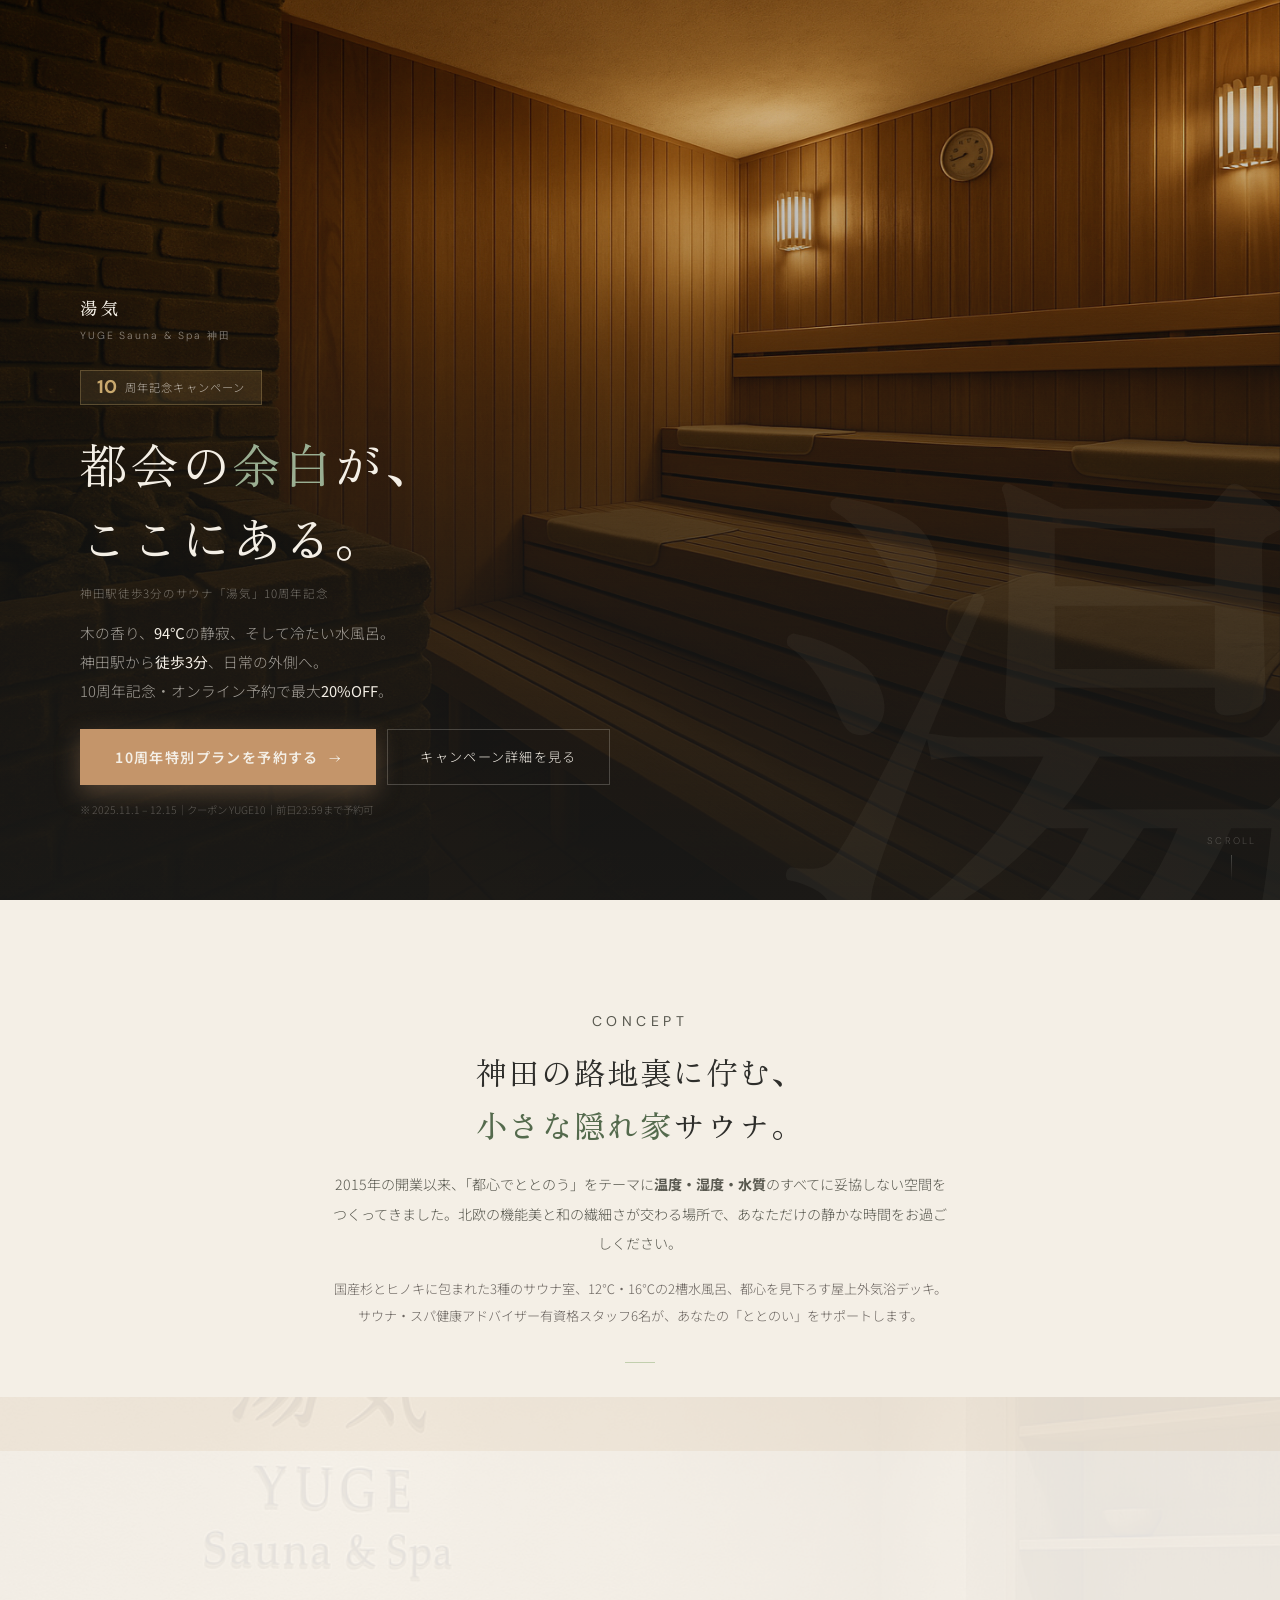
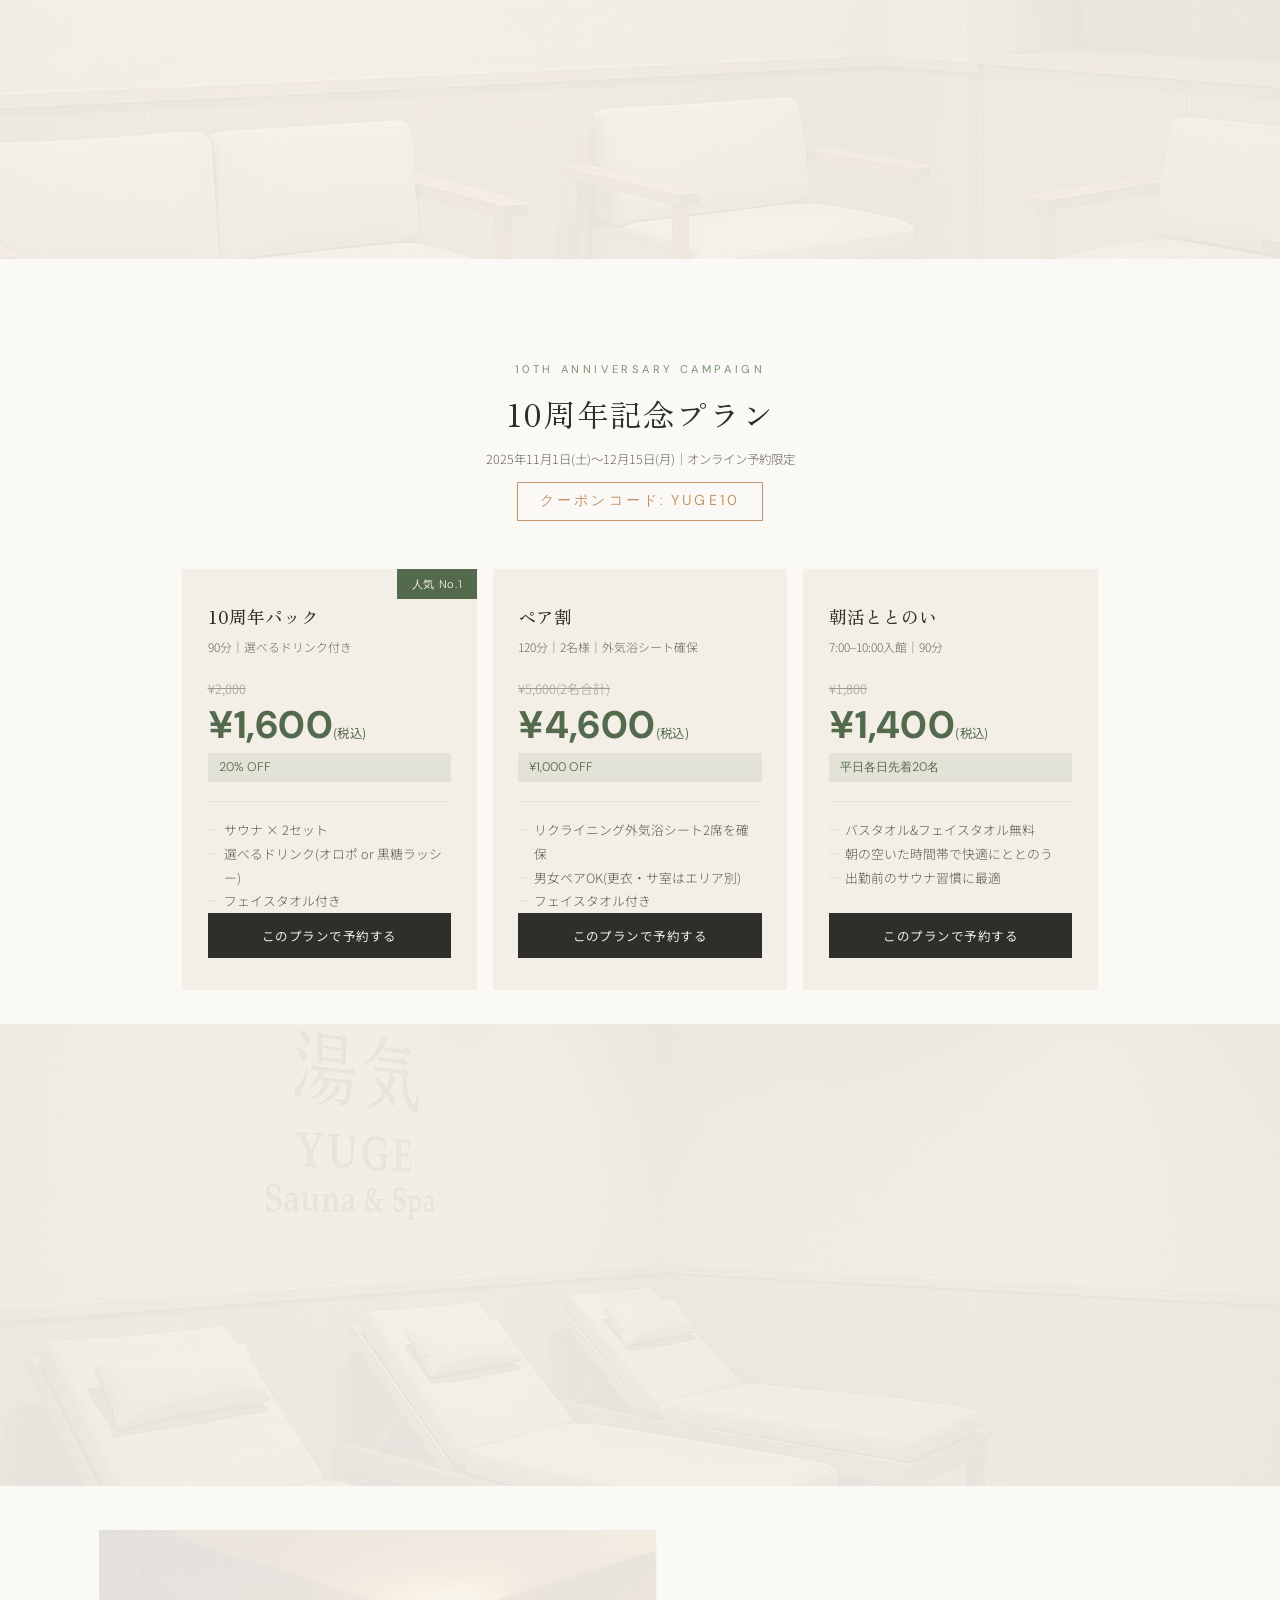
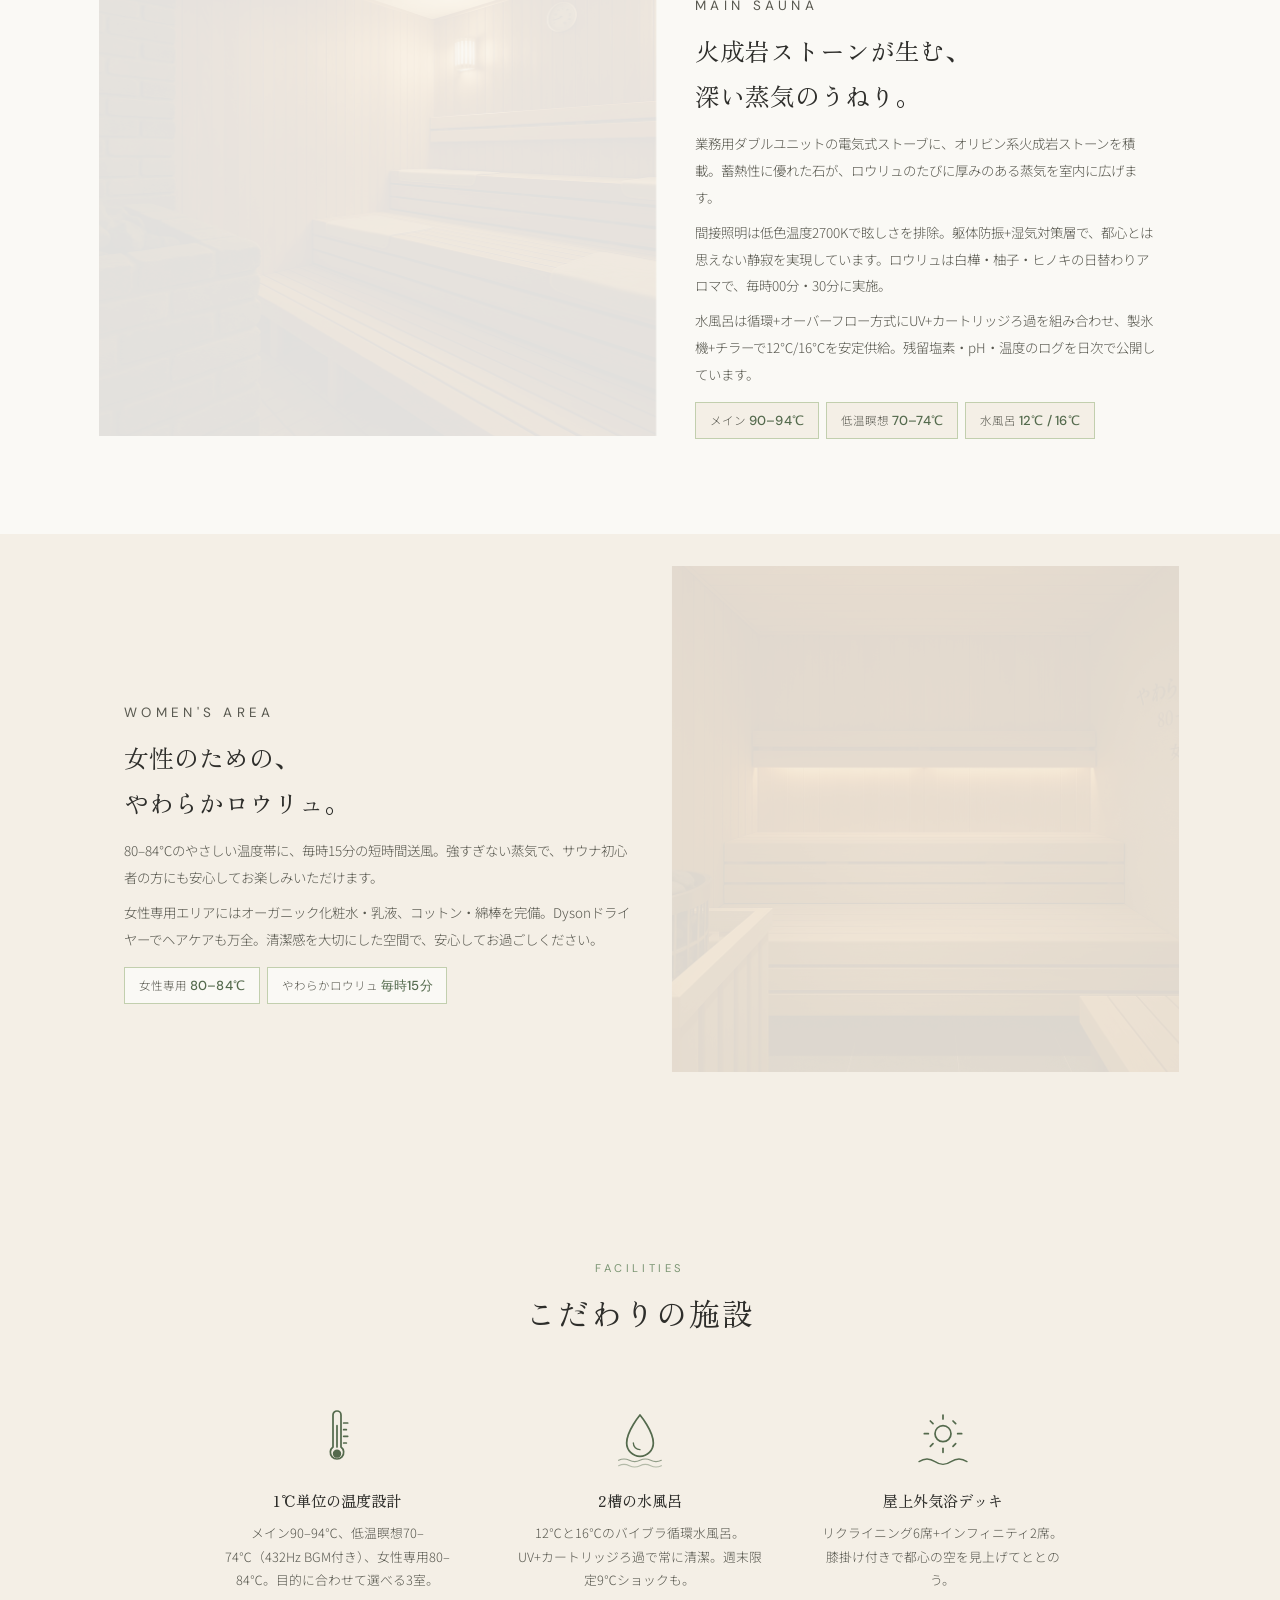
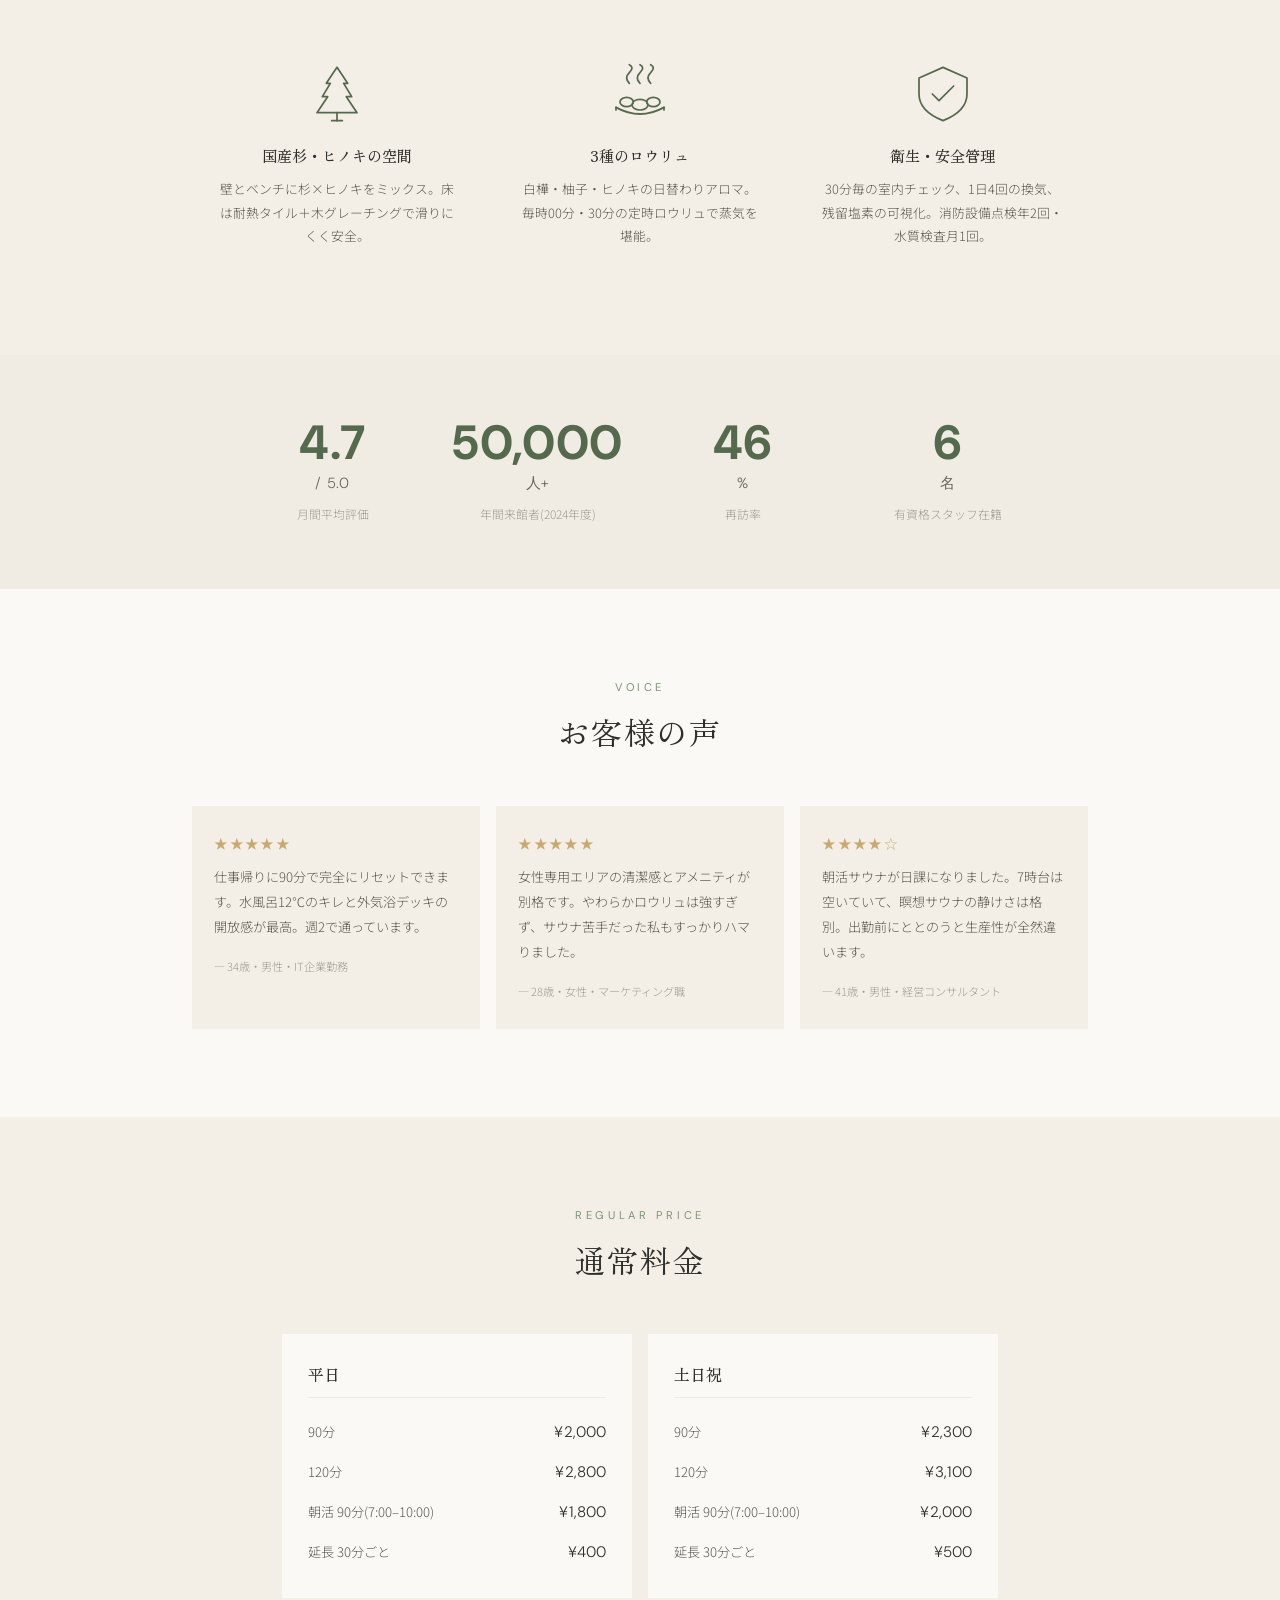
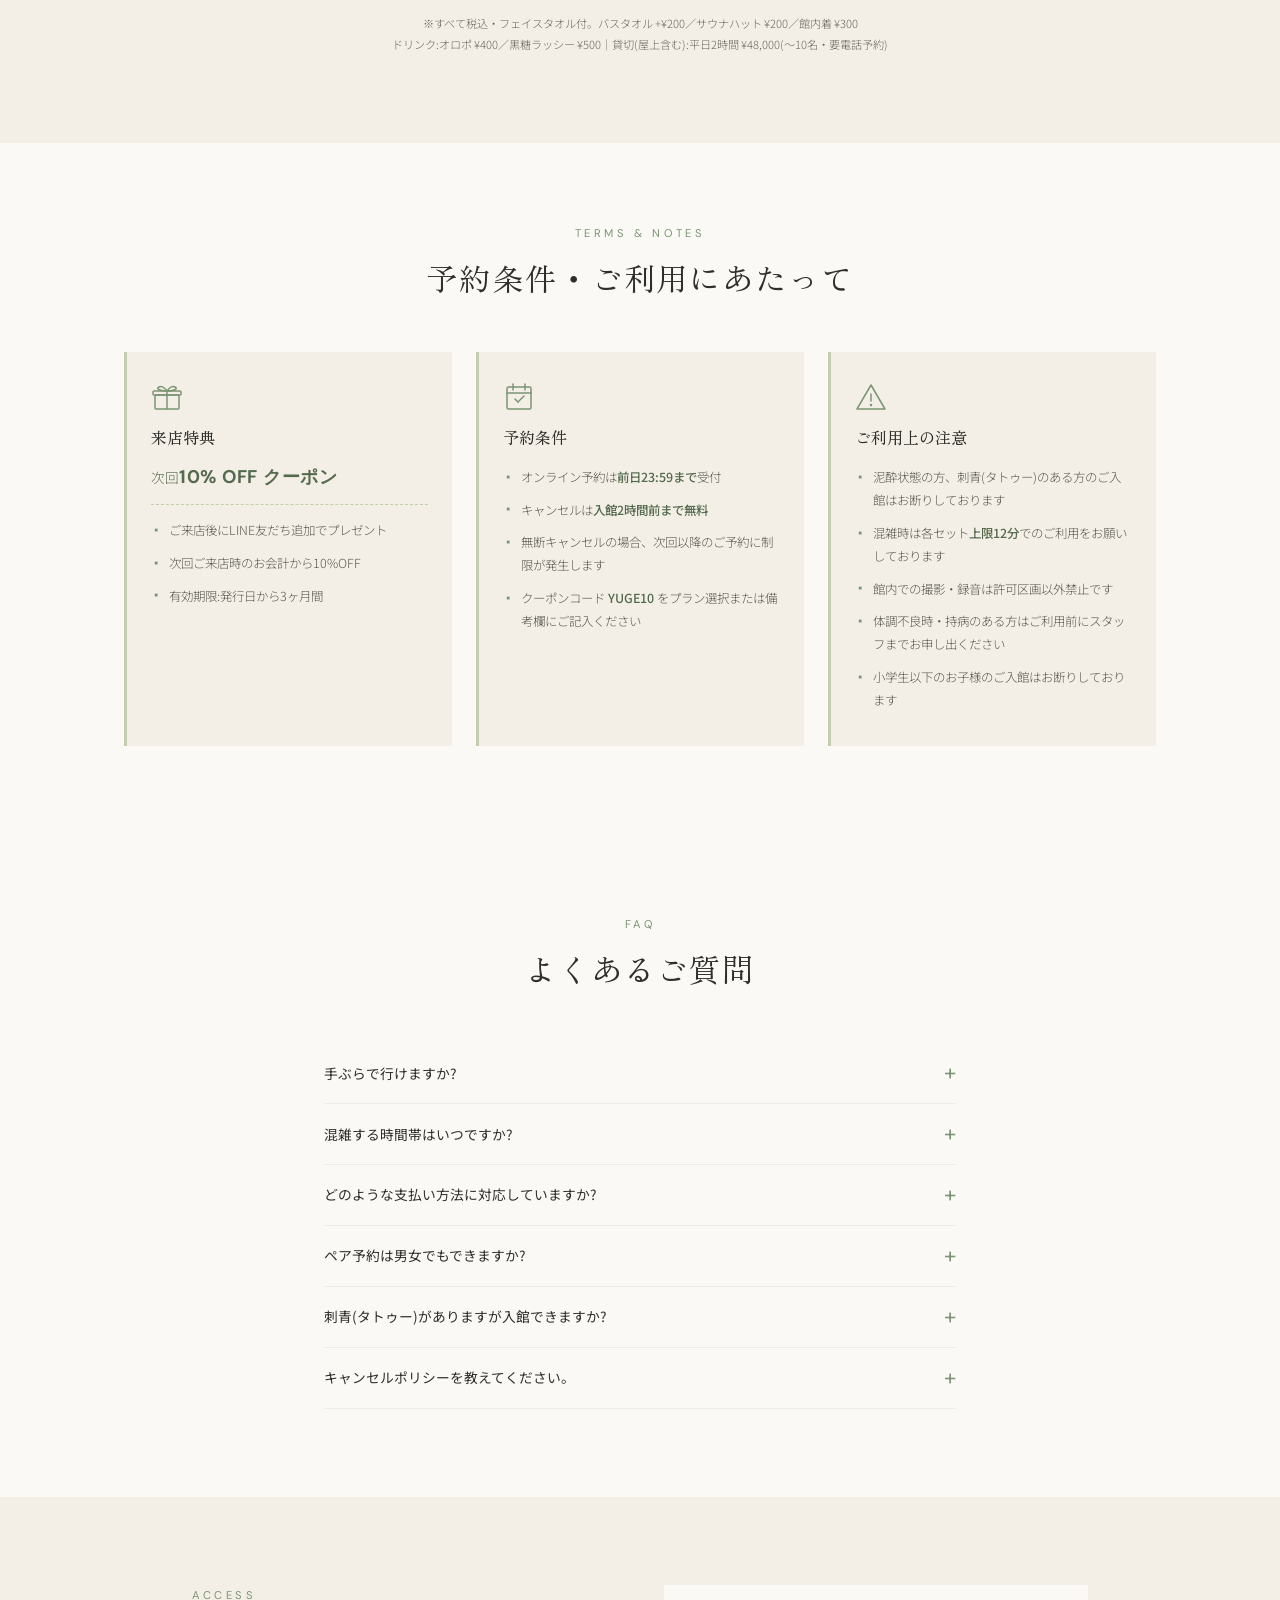
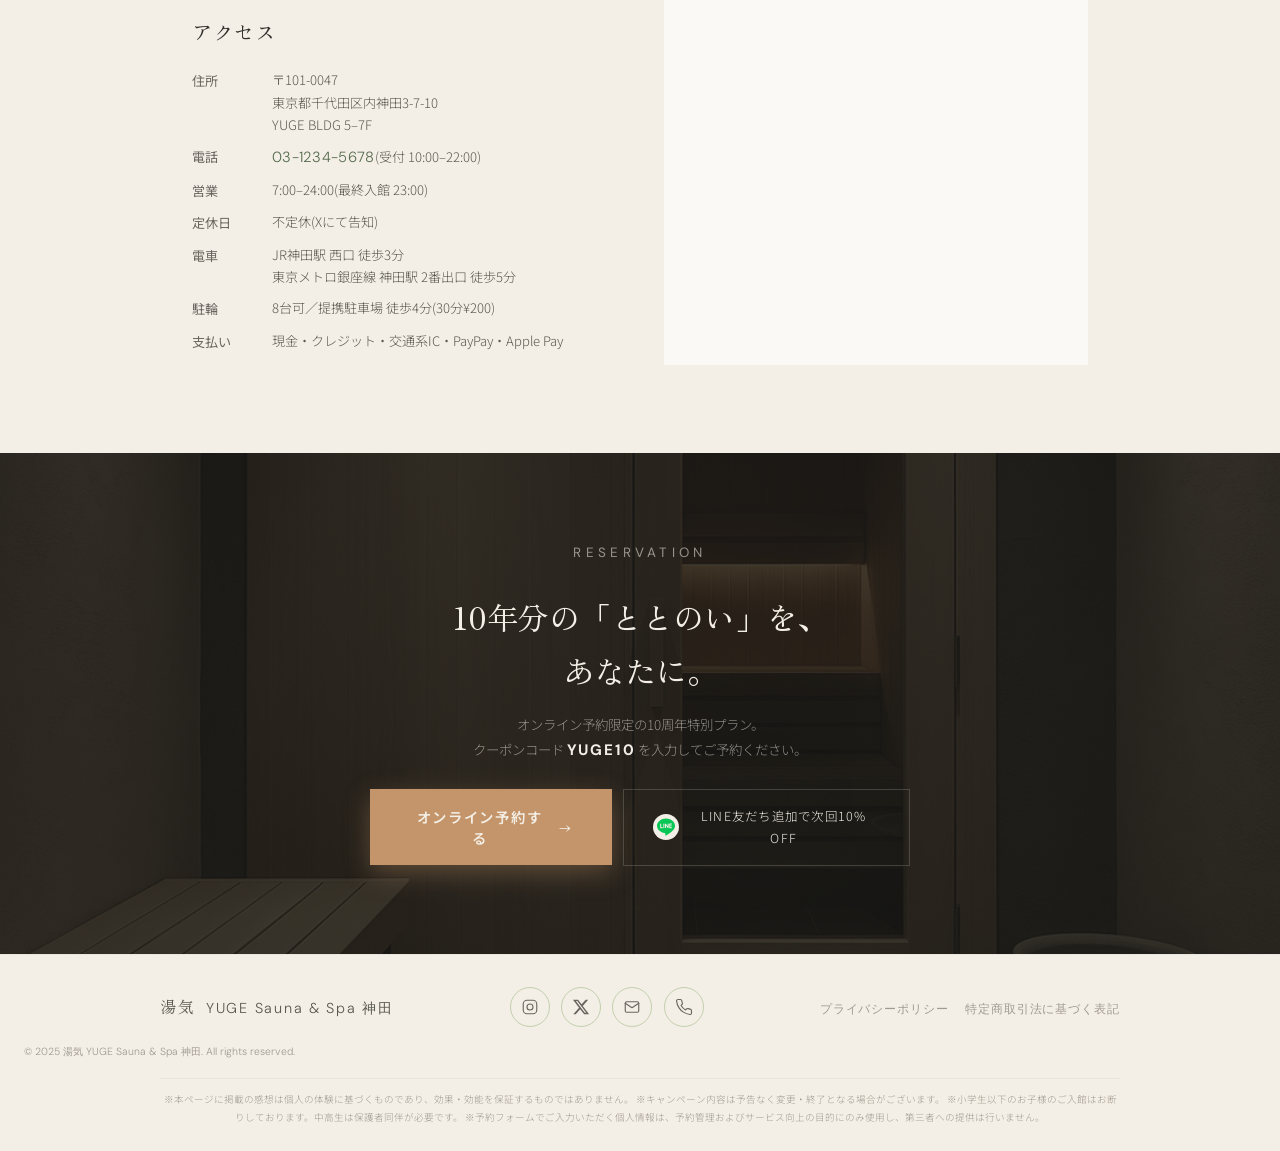
<file: index.html>
<!DOCTYPE html>
<html lang="ja" prefix="og: https://ogp.me/ns#">
<head>
  <meta charset="UTF-8">
  <meta name="viewport" content="width=device-width, initial-scale=1.0">

  <!-- ===== SEO ===== -->
  <title>【10周年記念】湯気 YUGE Sauna & Spa 神田｜最大20%OFF キャンペーン予約</title>
  <meta name="description" content="神田駅徒歩3分の隠れ家サウナ「湯気 YUGE Sauna & Spa」が開業10周年。2025年11月1日〜12月15日の期間限定で、90分サウナパックが20%OFF（¥1,600）。ペア割・朝活割もオンライン予約限定。">
  <meta name="keywords" content="神田 サウナ,YUGE,湯気,サウナ 神田駅,ととのう,10周年,キャンペーン,ロウリュ,水風呂,外気浴,女性専用サウナ,朝活サウナ">
  <link rel="canonical" href="https://natsukingstone-cloud.github.io/yuge-sauna-lp/">

  <!-- ===== OGP ===== -->
  <meta property="og:type" content="website">
  <meta property="og:title" content="【10周年記念20%OFF】湯気 YUGE Sauna & Spa 神田">
  <meta property="og:description" content="神田駅徒歩3分。3種のサウナ室・2槽の水風呂・屋上外気浴。10周年記念で90分パックが¥1,600。オンライン予約限定。">
  <meta property="og:url" content="https://natsukingstone-cloud.github.io/yuge-sauna-lp/">
  <meta property="og:image" content="https://natsukingstone-cloud.github.io/yuge-sauna-lp/Images/ChatGPT%20Image%20Nov%2018%2C%202025%2C%2008_47_24%20AM.png">
  <meta property="og:image:width" content="1200">
  <meta property="og:image:height" content="1200">
  <meta property="og:site_name" content="湯気 YUGE Sauna & Spa 神田">
  <meta property="og:locale" content="ja_JP">

  <!-- ===== Twitter ===== -->
  <meta name="twitter:card" content="summary_large_image">
  <meta name="twitter:title" content="【10周年記念20%OFF】湯気 YUGE Sauna & Spa 神田">
  <meta name="twitter:description" content="神田駅徒歩3分。10周年記念で90分パックが¥1,600。">
  <meta name="twitter:image" content="https://natsukingstone-cloud.github.io/yuge-sauna-lp/Images/ChatGPT%20Image%20Nov%2018%2C%202025%2C%2008_47_24%20AM.png">

  <!-- ===== Favicon ===== -->
  <link rel="icon" href="favicon.svg" type="image/svg+xml">
  <link rel="apple-touch-icon" href="apple-touch-icon.png">

  <!-- ===== Webフォント — Marcellus（数字用）追加 ===== -->
  <link rel="preconnect" href="https://fonts.googleapis.com">
  <link rel="preconnect" href="https://fonts.gstatic.com" crossorigin>
  <link href="https://fonts.googleapis.com/css2?family=Cormorant+Garamond:wght@300;400;500;600&family=DM+Sans:wght@400;500;600;700&family=Noto+Sans+JP:wght@200;300;400;500;600&family=Zen+Old+Mincho:wght@400;500;600&display=swap" rel="stylesheet">

  <link rel="stylesheet" href="style.css">

  <!-- ===== 構造化データ: LocalBusiness ===== -->
  <script type="application/ld+json">
  {
    "@context": "https://schema.org",
    "@type": "HealthAndBeautyBusiness",
    "name": "湯気 YUGE Sauna & Spa 神田",
    "image": "https://natsukingstone-cloud.github.io/yuge-sauna-lp/Images/ChatGPT%20Image%20Nov%2018%2C%202025%2C%2008_47_24%20AM.png",
    "url": "https://yuge-sauna.jp",
    "telephone": "03-1234-5678",
    "email": "reservation@yuge-sauna.jp",
    "address": {
      "@type": "PostalAddress",
      "streetAddress": "内神田3-7-10 YUGE BLDG 5–7F",
      "addressLocality": "千代田区",
      "addressRegion": "東京都",
      "postalCode": "101-0047",
      "addressCountry": "JP"
    },
    "geo": {
      "@type": "GeoCoordinates",
      "latitude": 35.6922,
      "longitude": 139.7710
    },
    "openingHours": "Mo-Su 07:00-24:00",
    "priceRange": "¥1,400〜¥3,100",
    "aggregateRating": {
      "@type": "AggregateRating",
      "ratingValue": "4.7",
      "reviewCount": "1240"
    }
  }
  </script>

  <!-- ===== 構造化データ: FAQPage ===== -->
  <script type="application/ld+json">
  {
    "@context": "https://schema.org",
    "@type": "FAQPage",
    "mainEntity": [
      {"@type":"Question","name":"手ぶらで行けますか?","acceptedAnswer":{"@type":"Answer","text":"はい。フェイスタオル無料、バスタオル¥200でレンタル可能。アメニティも完備しています。"}},
      {"@type":"Question","name":"混雑する時間帯はいつですか?","acceptedAnswer":{"@type":"Answer","text":"平日19〜21時がピークです。朝活(7:00–10:00)が最も空いており快適です。"}},
      {"@type":"Question","name":"支払い方法は?","acceptedAnswer":{"@type":"Answer","text":"現金、各種クレジット、交通系IC、PayPay、Apple Payに対応。オンライン事前決済も可能です。"}},
      {"@type":"Question","name":"ペア予約は男女でもできますか?","acceptedAnswer":{"@type":"Answer","text":"はい。更衣室・サウナ室はエリア別ですが、外気浴デッキやラウンジは共有スペースです。"}},
      {"@type":"Question","name":"刺青がありますが入れますか?","acceptedAnswer":{"@type":"Answer","text":"申し訳ございませんが、刺青のある方のご入館はお断りしております。"}},
      {"@type":"Question","name":"キャンセルポリシーは?","acceptedAnswer":{"@type":"Answer","text":"入館2時間前まで無料キャンセル可。予約は前日23:59まで受付。"}}
    ]
  }
  </script>
</head>
<body>

  <!-- ============================================================
       HERO（ヘッダーなし — LPなのでナビゲーションは設置せず）
       ============================================================ -->
  <section class="hero" id="top">
    <div class="hero-media">
      <img class="hero-slide is-active"
           src="Images/ChatGPT%20Image%20Nov%2018%2C%202025%2C%2008_47_24%20AM.png"
           alt="湯気 YUGE Sauna & Spa 神田 — 木の温もりを感じる受付カウンター"
           width="1200" height="1200">
      <img class="hero-slide"
           src="Images/ChatGPT%20Image%20Nov%2018%2C%202025%2C%2008_47_46%20AM.png"
           alt="メインサウナ室 — 火成岩ストーンの本格フィンランド式サウナ"
           width="1200" height="800" loading="lazy">
      <img class="hero-slide"
           src="Images/ChatGPT%20Image%20Nov%2018%2C%202025%2C%2008_47_53%20AM.png"
           alt="屋上外気浴デッキ — リクライニングシートで都心の空を見上げる"
           width="1200" height="800" loading="lazy">
      <img class="hero-slide"
           src="Images/ChatGPT%20Image%20Nov%2018%2C%202025%2C%2008_47_41%20AM.png"
           alt="休憩ラウンジ — 静かでリラックスできる空間"
           width="1200" height="800" loading="lazy">
    </div>
    <div class="hero-gradient"></div>

    <!-- 大きな漢字背景（PC版のみ） -->
    <div class="hero-kanji-bg" aria-hidden="true">湯</div>

    <!-- 浮遊する湯気アニメーション（PC版のみ） -->
    <div class="hero-steam" aria-hidden="true">
      <svg class="steam steam-1" viewBox="0 0 40 120" xmlns="http://www.w3.org/2000/svg">
        <path d="M20 110 Q12 90 20 70 Q28 50 20 30 Q12 15 20 5" fill="none" stroke="currentColor" stroke-width="2" stroke-linecap="round"/>
      </svg>
      <svg class="steam steam-2" viewBox="0 0 40 120" xmlns="http://www.w3.org/2000/svg">
        <path d="M20 110 Q28 90 20 70 Q12 50 20 30 Q28 15 20 5" fill="none" stroke="currentColor" stroke-width="2" stroke-linecap="round"/>
      </svg>
      <svg class="steam steam-3" viewBox="0 0 40 120" xmlns="http://www.w3.org/2000/svg">
        <path d="M20 110 Q14 92 20 74 Q26 56 20 38 Q14 20 20 5" fill="none" stroke="currentColor" stroke-width="2" stroke-linecap="round"/>
      </svg>
      <svg class="steam steam-4" viewBox="0 0 40 120" xmlns="http://www.w3.org/2000/svg">
        <path d="M20 110 Q26 92 20 74 Q14 56 20 38 Q26 20 20 5" fill="none" stroke="currentColor" stroke-width="2" stroke-linecap="round"/>
      </svg>
    </div>

    <div class="hero-content">
      <!-- 小さなブランドマーク（フローティングではなくヒーロー内） -->
      <div class="hero-brand">
        <span class="hero-brand-kanji">湯気</span>
        <span class="hero-brand-en">YUGE Sauna &amp; Spa 神田</span>
      </div>

      <div class="hero-badge">
        <span class="hero-badge-num">10</span>
        <span class="hero-badge-text">周年記念キャンペーン</span>
      </div>

      <h1>
        <span class="h1-copy">都会の<span class="accent">余白</span>が、<br>ここにある。</span>
        <span class="h1-sub">神田駅徒歩3分のサウナ「湯気」10周年記念</span>
      </h1>

      <p class="hero-sub">
        木の香り、<strong>94℃</strong>の静寂、そして冷たい水風呂。<br>
        神田駅から<strong>徒歩3分</strong>、日常の外側へ。<br>
        10周年記念・オンライン予約で最大<strong>20%OFF</strong>。
      </p>

      <div class="hero-ctas">
        <button type="button" class="btn-primary js-open-modal" data-plan="10周年パック (90分)">10周年特別プランを予約する</button>
        <a href="#campaign" class="btn-ghost">キャンペーン詳細を見る</a>
      </div>
      <p class="hero-note">※ 2025.11.1 – 12.15｜クーポン YUGE10｜前日23:59まで予約可</p>
    </div>

    <div class="scroll-cue" aria-hidden="true">
      <span>SCROLL</span>
      <div class="scroll-line"></div>
    </div>
  </section>

  <!-- ============================================================
       CONCEPT
       ============================================================ -->
  <section class="concept" id="concept">
    <div class="container container--narrow text-center rv">
      <p class="sec-label" aria-hidden="true">CONCEPT</p>
      <h2 class="sec-heading">神田の路地裏に佇む、<br><em>小さな隠れ家</em>サウナ。</h2>
      <p>2015年の開業以来、「都心でととのう」をテーマに<strong>温度・湿度・水質</strong>のすべてに妥協しない空間をつくってきました。北欧の機能美と和の繊細さが交わる場所で、あなただけの静かな時間をお過ごしください。</p>
      <p class="concept-detail">国産杉とヒノキに包まれた3種のサウナ室、12℃・16℃の2槽水風呂、都心を見下ろす屋上外気浴デッキ。サウナ・スパ健康アドバイザー有資格スタッフ6名が、あなたの「ととのい」をサポートします。</p>
      <div class="concept-line" aria-hidden="true"></div>
    </div>
  </section>

  <!-- IMAGE BREAK -->
  <figure class="img-break rv rv-img" aria-hidden="true">
    <img src="Images/ChatGPT%20Image%20Nov%2018%2C%202025%2C%2008_47_35%20AM.png"
         alt="湯気のラウンジスペース"
         width="1200" height="800" loading="lazy">
  </figure>

  <!-- ============================================================
       CAMPAIGN
       ============================================================ -->
  <section class="campaign" id="campaign">
    <div class="sec-header rv">
      <p class="sec-label" aria-hidden="true">10TH ANNIVERSARY CAMPAIGN</p>
      <h2 class="sec-heading">10周年記念プラン</h2>
      <p class="campaign-period">
        <time datetime="2025-11-01">2025年11月1日(土)</time>〜<time datetime="2025-12-15">12月15日(月)</time>｜オンライン予約限定
      </p>
      <p class="campaign-coupon">クーポンコード:<strong>YUGE10</strong></p>
    </div>

    <div class="plans">
      <article class="plan rv">
        <div class="plan-badge">人気 No.1</div>
        <h3>10周年パック</h3>
        <p class="plan-dur">90分｜選べるドリンク付き</p>
        <p class="plan-old"><del>¥2,000</del></p>
        <p class="plan-new">¥1,600<small>(税込)</small></p>
        <p class="plan-off">20% OFF</p>
        <ul class="plan-list">
          <li>サウナ × 2セット</li>
          <li>選べるドリンク(オロポ or 黒糖ラッシー)</li>
          <li>フェイスタオル付き</li>
        </ul>
        <button type="button" class="plan-cta js-open-modal" data-plan="10周年パック (90分)">このプランで予約する</button>
      </article>

      <article class="plan rv rv-d1">
        <h3>ペア割</h3>
        <p class="plan-dur">120分｜2名様｜外気浴シート確保</p>
        <p class="plan-old"><del>¥5,600(2名合計)</del></p>
        <p class="plan-new">¥4,600<small>(税込)</small></p>
        <p class="plan-off">¥1,000 OFF</p>
        <ul class="plan-list">
          <li>リクライニング外気浴シート2席を確保</li>
          <li>男女ペアOK(更衣・サ室はエリア別)</li>
          <li>フェイスタオル付き</li>
        </ul>
        <button type="button" class="plan-cta js-open-modal" data-plan="ペア割 (120分)">このプランで予約する</button>
      </article>

      <article class="plan rv rv-d2">
        <h3>朝活ととのい</h3>
        <p class="plan-dur">7:00–10:00入館｜90分</p>
        <p class="plan-old"><del>¥1,800</del></p>
        <p class="plan-new">¥1,400<small>(税込)</small></p>
        <p class="plan-off">平日各日先着20名</p>
        <ul class="plan-list">
          <li>バスタオル&amp;フェイスタオル無料</li>
          <li>朝の空いた時間帯で快適にととのう</li>
          <li>出勤前のサウナ習慣に最適</li>
        </ul>
        <button type="button" class="plan-cta js-open-modal" data-plan="朝活ととのい (90分)">このプランで予約する</button>
      </article>
    </div>
  </section>

  <!-- IMAGE BREAK -->
  <figure class="img-break rv rv-img" aria-hidden="true">
    <img src="Images/ChatGPT%20Image%20Nov%2018%2C%202025%2C%2008_47_41%20AM.png"
         alt="湯気の休憩エリア"
         width="1200" height="800" loading="lazy">
  </figure>

  <!-- ============================================================
       EDITORIAL: メインサウナ
       ============================================================ -->
  <section class="editorial editorial--white" id="sauna">
    <div class="ed-grid">
      <div class="ed-img rv rv-img">
        <img src="Images/ChatGPT%20Image%20Nov%2018%2C%202025%2C%2008_47_46%20AM.png"
             alt="湯気のメインサウナ室"
             width="1200" height="800" loading="lazy">
      </div>
      <div class="ed-text rv rv-d1">
        <p class="sec-label" aria-hidden="true">MAIN SAUNA</p>
        <h2>火成岩ストーンが生む、<br>深い蒸気のうねり。</h2>
        <p>業務用ダブルユニットの電気式ストーブに、オリビン系火成岩ストーンを積載。蓄熱性に優れた石が、ロウリュのたびに厚みのある蒸気を室内に広げます。</p>
        <p>間接照明は低色温度2700Kで眩しさを排除。躯体防振+湿気対策層で、都心とは思えない静寂を実現しています。ロウリュは白樺・柚子・ヒノキの日替わりアロマで、毎時00分・30分に実施。</p>
        <p>水風呂は循環+オーバーフロー方式にUV+カートリッジろ過を組み合わせ、製氷機+チラーで12℃/16℃を安定供給。残留塩素・pH・温度のログを日次で公開しています。</p>
        <div class="tags">
          <span class="tag">メイン <strong>90–94℃</strong></span>
          <span class="tag">低温瞑想 <strong>70–74℃</strong></span>
          <span class="tag">水風呂 <strong>12℃ / 16℃</strong></span>
        </div>
      </div>
    </div>
  </section>

  <!-- ============================================================
       EDITORIAL: 女性専用
       ============================================================ -->
  <section class="editorial editorial--cream">
    <div class="ed-grid ed-grid--flip">
      <div class="ed-img rv rv-img">
        <img src="Images/ChatGPT%20Image%20Nov%2018%2C%202025%2C%2008_47_58%20AM.png"
             alt="湯気の女性専用サウナ"
             width="1200" height="800" loading="lazy">
      </div>
      <div class="ed-text rv rv-d1">
        <p class="sec-label" aria-hidden="true">WOMEN'S AREA</p>
        <h2>女性のための、<br>やわらかロウリュ。</h2>
        <p>80–84℃のやさしい温度帯に、毎時15分の短時間送風。強すぎない蒸気で、サウナ初心者の方にも安心してお楽しみいただけます。</p>
        <p>女性専用エリアにはオーガニック化粧水・乳液、コットン・綿棒を完備。Dysonドライヤーでヘアケアも万全。清潔感を大切にした空間で、安心してお過ごしください。</p>
        <div class="tags">
          <span class="tag">女性専用 <strong>80–84℃</strong></span>
          <span class="tag">やわらかロウリュ <strong>毎時15分</strong></span>
        </div>
      </div>
    </div>
  </section>

  <!-- ============================================================
       FEATURES — カスタムSVGアイコン
       ============================================================ -->
  <section class="features">
    <div class="sec-header rv">
      <p class="sec-label" aria-hidden="true">FACILITIES</p>
      <h2 class="sec-heading">こだわりの施設</h2>
    </div>
    <div class="feat-grid">

      <div class="feat rv">
        <div class="feat-icon">
          <svg viewBox="0 0 48 48" fill="none" stroke="currentColor" stroke-width="1.3" stroke-linecap="round" stroke-linejoin="round" aria-hidden="true">
            <path d="M21 6a3 3 0 0 1 6 0v24a5 5 0 1 1-6 0V6z"/>
            <line x1="24" y1="14" x2="24" y2="30"/>
            <circle cx="24" cy="35" r="2.5" fill="currentColor"/>
            <line x1="29" y1="12" x2="32" y2="12"/>
            <line x1="29" y1="17" x2="31" y2="17"/>
            <line x1="29" y1="22" x2="32" y2="22"/>
            <line x1="29" y1="27" x2="31" y2="27"/>
          </svg>
        </div>
        <h3>1℃単位の温度設計</h3>
        <p>メイン90–94℃、低温瞑想70–74℃（432Hz BGM付き）、女性専用80–84℃。目的に合わせて選べる3室。</p>
      </div>

      <div class="feat rv rv-d1">
        <div class="feat-icon">
          <svg viewBox="0 0 48 48" fill="none" stroke="currentColor" stroke-width="1.3" stroke-linecap="round" stroke-linejoin="round" aria-hidden="true">
            <path d="M24 6 C24 6, 14 18, 14 27 a10 10 0 0 0 20 0 C34 18, 24 6, 24 6 z"/>
            <path d="M19 27 a5 5 0 0 0 5 5" stroke-width="1"/>
            <path d="M8 40 Q12 38 16 40 T24 40 T32 40 T40 40" stroke-width="0.9" opacity="0.6"/>
            <path d="M8 44 Q12 42 16 44 T24 44 T32 44 T40 44" stroke-width="0.9" opacity="0.4"/>
          </svg>
        </div>
        <h3>2槽の水風呂</h3>
        <p>12℃と16℃のバイブラ循環水風呂。UV+カートリッジろ過で常に清潔。週末限定9℃ショックも。</p>
      </div>

      <div class="feat rv rv-d2">
        <div class="feat-icon">
          <svg viewBox="0 0 48 48" fill="none" stroke="currentColor" stroke-width="1.3" stroke-linecap="round" stroke-linejoin="round" aria-hidden="true">
            <circle cx="24" cy="20" r="6"/>
            <line x1="24" y1="6" x2="24" y2="9"/>
            <line x1="24" y1="31" x2="24" y2="34"/>
            <line x1="10" y1="20" x2="13" y2="20"/>
            <line x1="35" y1="20" x2="38" y2="20"/>
            <line x1="14.5" y1="10.5" x2="16.5" y2="12.5"/>
            <line x1="31.5" y1="10.5" x2="33.5" y2="12.5"/>
            <line x1="14.5" y1="29.5" x2="16.5" y2="27.5"/>
            <line x1="31.5" y1="29.5" x2="33.5" y2="27.5"/>
            <path d="M6 41 Q12 37 18 41 T30 41 T42 41" stroke-width="1"/>
          </svg>
        </div>
        <h3>屋上外気浴デッキ</h3>
        <p>リクライニング6席+インフィニティ2席。膝掛け付きで都心の空を見上げてととのう。</p>
      </div>

      <div class="feat rv">
        <div class="feat-icon">
          <svg viewBox="0 0 48 48" fill="none" stroke="currentColor" stroke-width="1.3" stroke-linecap="round" stroke-linejoin="round" aria-hidden="true">
            <path d="M24 4 L16 16 L19 16 L13 26 L17 26 L9 38 L39 38 L31 26 L35 26 L29 16 L32 16 Z"/>
            <line x1="24" y1="38" x2="24" y2="44"/>
            <line x1="20" y1="44" x2="28" y2="44"/>
          </svg>
        </div>
        <h3>国産杉・ヒノキの空間</h3>
        <p>壁とベンチに杉×ヒノキをミックス。床は耐熱タイル＋木グレーチングで滑りにくく安全。</p>
      </div>

      <div class="feat rv rv-d1">
        <div class="feat-icon">
          <svg viewBox="0 0 48 48" fill="none" stroke="currentColor" stroke-width="1.3" stroke-linecap="round" stroke-linejoin="round" aria-hidden="true">
            <path d="M16 14 Q12 10 16 6 T16 0" transform="translate(0 2)"/>
            <path d="M24 12 Q20 8 24 4 T24 -2" transform="translate(0 4)"/>
            <path d="M32 14 Q28 10 32 6 T32 0" transform="translate(0 2)"/>
            <ellipse cx="14" cy="30" rx="5" ry="3.5"/>
            <ellipse cx="24" cy="32" rx="6" ry="4"/>
            <ellipse cx="34" cy="30" rx="5" ry="3.5"/>
            <path d="M6 34 Q24 44 42 34" stroke-width="1.4"/>
            <line x1="6" y1="34" x2="6" y2="36"/>
            <line x1="42" y1="34" x2="42" y2="36"/>
          </svg>
        </div>
        <h3>3種のロウリュ</h3>
        <p>白樺・柚子・ヒノキの日替わりアロマ。毎時00分・30分の定時ロウリュで蒸気を堪能。</p>
      </div>

      <div class="feat rv rv-d2">
        <div class="feat-icon">
          <svg viewBox="0 0 48 48" fill="none" stroke="currentColor" stroke-width="1.3" stroke-linecap="round" stroke-linejoin="round" aria-hidden="true">
            <path d="M24 4L6 12v12c0 10 8 16 18 20 10-4 18-10 18-20V12L24 4z"/>
            <path d="M16 24l5 5 11-11"/>
          </svg>
        </div>
        <h3>衛生・安全管理</h3>
        <p>30分毎の室内チェック、1日4回の換気、残留塩素の可視化。消防設備点検年2回・水質検査月1回。</p>
      </div>

    </div>
  </section>

  <!-- ============================================================
       STATS
       ============================================================ -->
  <section class="stats" aria-label="湯気の実績">
    <div class="stats-grid">
      <div class="stat rv">
        <div class="stat-num">4.7</div>
        <div class="stat-unit">/ 5.0</div>
        <div class="stat-label">月間平均評価</div>
      </div>
      <div class="stat rv rv-d1">
        <div class="stat-num">50,000</div>
        <div class="stat-unit">人+</div>
        <div class="stat-label">年間来館者(2024年度)</div>
      </div>
      <div class="stat rv rv-d2">
        <div class="stat-num">46</div>
        <div class="stat-unit">%</div>
        <div class="stat-label">再訪率</div>
      </div>
      <div class="stat rv rv-d3">
        <div class="stat-num">6</div>
        <div class="stat-unit">名</div>
        <div class="stat-label">有資格スタッフ在籍</div>
      </div>
    </div>
  </section>

  <!-- ============================================================
       VOICE
       ============================================================ -->
  <section class="voice">
    <div class="sec-header rv">
      <p class="sec-label" aria-hidden="true">VOICE</p>
      <h2 class="sec-heading">お客様の声</h2>
    </div>
    <div class="voice-grid">
      <blockquote class="voice-card rv">
        <div class="voice-stars" aria-label="5つ星評価">★★★★★</div>
        <p>仕事帰りに90分で完全にリセットできます。水風呂12℃のキレと外気浴デッキの開放感が最高。週2で通っています。</p>
        <cite class="voice-who">— 34歳・男性・IT企業勤務</cite>
      </blockquote>
      <blockquote class="voice-card rv rv-d1">
        <div class="voice-stars" aria-label="5つ星評価">★★★★★</div>
        <p>女性専用エリアの清潔感とアメニティが別格です。やわらかロウリュは強すぎず、サウナ苦手だった私もすっかりハマりました。</p>
        <cite class="voice-who">— 28歳・女性・マーケティング職</cite>
      </blockquote>
      <blockquote class="voice-card rv rv-d2">
        <div class="voice-stars" aria-label="4つ星評価">★★★★☆</div>
        <p>朝活サウナが日課になりました。7時台は空いていて、瞑想サウナの静けさは格別。出勤前にととのうと生産性が全然違います。</p>
        <cite class="voice-who">— 41歳・男性・経営コンサルタント</cite>
      </blockquote>
    </div>
  </section>

  <!-- ============================================================
       PRICING
       ============================================================ -->
  <section class="pricing" id="price">
    <div class="sec-header rv">
      <p class="sec-label" aria-hidden="true">REGULAR PRICE</p>
      <h2 class="sec-heading">通常料金</h2>
    </div>
    <div class="pricing-grid">
      <div class="pricing-card rv">
        <h3>平日</h3>
        <div class="price-row"><span>90分</span><span class="val">¥2,000</span></div>
        <div class="price-row"><span>120分</span><span class="val">¥2,800</span></div>
        <div class="price-row"><span>朝活 90分(7:00–10:00)</span><span class="val">¥1,800</span></div>
        <div class="price-row"><span>延長 30分ごと</span><span class="val">¥400</span></div>
      </div>
      <div class="pricing-card rv rv-d1">
        <h3>土日祝</h3>
        <div class="price-row"><span>90分</span><span class="val">¥2,300</span></div>
        <div class="price-row"><span>120分</span><span class="val">¥3,100</span></div>
        <div class="price-row"><span>朝活 90分(7:00–10:00)</span><span class="val">¥2,000</span></div>
        <div class="price-row"><span>延長 30分ごと</span><span class="val">¥500</span></div>
      </div>
    </div>
    <p class="pricing-note">
      ※すべて税込・フェイスタオル付。バスタオル +¥200／サウナハット ¥200／館内着 ¥300<br>
      ドリンク:オロポ ¥400／黒糖ラッシー ¥500｜貸切(屋上含む):平日2時間 ¥48,000(〜10名・要電話予約)
    </p>
  </section>

  <!-- ============================================================
       TERMS（予約条件・来店特典・ご利用上の注意）
       ============================================================ -->
  <section class="terms" id="terms">
    <div class="sec-header rv">
      <p class="sec-label" aria-hidden="true">TERMS &amp; NOTES</p>
      <h2 class="sec-heading">予約条件・ご利用にあたって</h2>
    </div>

    <div class="terms-grid">
      <!-- 来店特典 -->
      <article class="terms-card terms-card--bonus rv">
        <div class="terms-icon" aria-hidden="true">
          <svg viewBox="0 0 32 32" fill="none" stroke="currentColor" stroke-width="1.5" stroke-linecap="round" stroke-linejoin="round">
            <rect x="4" y="14" width="24" height="14" rx="1"/>
            <rect x="2" y="10" width="28" height="4" rx="1"/>
            <line x1="16" y1="10" x2="16" y2="28"/>
            <path d="M16 10C16 10 12 4 8 6S10 10 16 10"/>
            <path d="M16 10C16 10 20 4 24 6S22 10 16 10"/>
          </svg>
        </div>
        <h3>来店特典</h3>
        <p class="terms-lead">次回<strong>10% OFF クーポン</strong></p>
        <ul class="terms-list">
          <li>ご来店後にLINE友だち追加でプレゼント</li>
          <li>次回ご来店時のお会計から10%OFF</li>
          <li>有効期限:発行日から3ヶ月間</li>
        </ul>
      </article>

      <!-- 予約条件 -->
      <article class="terms-card rv rv-d1">
        <div class="terms-icon" aria-hidden="true">
          <svg viewBox="0 0 32 32" fill="none" stroke="currentColor" stroke-width="1.5" stroke-linecap="round" stroke-linejoin="round">
            <rect x="4" y="6" width="24" height="22" rx="1.5"/>
            <line x1="4" y1="12" x2="28" y2="12"/>
            <line x1="10" y1="3" x2="10" y2="9"/>
            <line x1="22" y1="3" x2="22" y2="9"/>
            <line x1="12" y1="18" x2="15" y2="21"/>
            <line x1="15" y1="21" x2="21" y2="15"/>
          </svg>
        </div>
        <h3>予約条件</h3>
        <ul class="terms-list">
          <li>オンライン予約は<strong>前日23:59まで</strong>受付</li>
          <li>キャンセルは<strong>入館2時間前まで無料</strong></li>
          <li>無断キャンセルの場合、次回以降のご予約に制限が発生します</li>
          <li>クーポンコード <strong>YUGE10</strong> をプラン選択または備考欄にご記入ください</li>
        </ul>
      </article>

      <!-- 注意事項 -->
      <article class="terms-card terms-card--caution rv rv-d2">
        <div class="terms-icon" aria-hidden="true">
          <svg viewBox="0 0 32 32" fill="none" stroke="currentColor" stroke-width="1.5" stroke-linecap="round" stroke-linejoin="round">
            <path d="M16 4L2 28h28L16 4z"/>
            <line x1="16" y1="13" x2="16" y2="20"/>
            <circle cx="16" cy="24" r="0.5" fill="currentColor"/>
          </svg>
        </div>
        <h3>ご利用上の注意</h3>
        <ul class="terms-list">
          <li>泥酔状態の方、刺青(タトゥー)のある方のご入館はお断りしております</li>
          <li>混雑時は各セット<strong>上限12分</strong>でのご利用をお願いしております</li>
          <li>館内での撮影・録音は許可区画以外禁止です</li>
          <li>体調不良時・持病のある方はご利用前にスタッフまでお申し出ください</li>
          <li>小学生以下のお子様のご入館はお断りしております</li>
        </ul>
      </article>
    </div>
  </section>

  <!-- ============================================================
       FAQ
       ============================================================ -->
  <section class="faq" id="faq">
    <div class="sec-header rv">
      <p class="sec-label" aria-hidden="true">FAQ</p>
      <h2 class="sec-heading">よくあるご質問</h2>
    </div>
    <div class="faq-list">
      <details class="faq-item rv">
        <summary>手ぶらで行けますか?</summary>
        <div class="faq-answer">はい。フェイスタオルは無料、バスタオルは¥200でレンタル可能です。オーガニック化粧水・乳液、Dysonドライヤー、コットン・綿棒などアメニティも完備しています。</div>
      </details>
      <details class="faq-item rv">
        <summary>混雑する時間帯はいつですか?</summary>
        <div class="faq-answer">平日19〜21時がピークです。朝活(7:00–10:00)が最も空いており快適にお過ごしいただけます。</div>
      </details>
      <details class="faq-item rv">
        <summary>どのような支払い方法に対応していますか?</summary>
        <div class="faq-answer">現金、各種クレジットカード、交通系IC、PayPay、Apple Payに対応しています。オンライン事前決済・現地払いのどちらも可能です。</div>
      </details>
      <details class="faq-item rv">
        <summary>ペア予約は男女でもできますか?</summary>
        <div class="faq-answer">はい、可能です。更衣室・サウナ室はエリア別となりますが、外気浴デッキやラウンジは共有スペースとしてご利用いただけます。</div>
      </details>
      <details class="faq-item rv">
        <summary>刺青(タトゥー)がありますが入館できますか?</summary>
        <div class="faq-answer">申し訳ございませんが、刺青(タトゥー)のある方のご入館はお断りしております。また、泥酔状態でのご来館もご遠慮いただいております。</div>
      </details>
      <details class="faq-item rv">
        <summary>キャンセルポリシーを教えてください。</summary>
        <div class="faq-answer">入館2時間前まで無料でキャンセル可能です。ご予約は前日23:59まで受け付けております。無断キャンセルの場合、次回以降のご予約に制限がかかる場合がございます。</div>
      </details>
    </div>
  </section>

  <!-- ============================================================
       ACCESS
       ============================================================ -->
  <section class="access" id="access">
    <div class="access-grid">
      <div class="access-info rv">
        <p class="sec-label" aria-hidden="true">ACCESS</p>
        <h2>アクセス</h2>
        <dl class="access-dl">
          <dt>住所</dt>
          <dd>〒101-0047<br>東京都千代田区内神田3-7-10<br>YUGE BLDG 5–7F</dd>
          <dt>電話</dt>
          <dd><a href="tel:0312345678">03-1234-5678</a>(受付 10:00–22:00)</dd>
          <dt>営業</dt>
          <dd>7:00–24:00(最終入館 23:00)</dd>
          <dt>定休日</dt>
          <dd>不定休(Xにて告知)</dd>
          <dt>電車</dt>
          <dd>JR神田駅 西口 徒歩3分<br>東京メトロ銀座線 神田駅 2番出口 徒歩5分</dd>
          <dt>駐輪</dt>
          <dd>8台可／提携駐車場 徒歩4分(30分¥200)</dd>
          <dt>支払い</dt>
          <dd>現金・クレジット・交通系IC・PayPay・Apple Pay</dd>
        </dl>
      </div>
      <div class="access-map rv rv-d1">
        <iframe
          src="https://www.google.com/maps/embed?pb=!1m18!1m12!1m3!1d3240.5!2d139.7706!3d35.6922!2m3!1f0!2f0!3f0!3m2!1i1024!2i768!4f13.1!3m3!1m2!1s0x60188c1d85e0c0c1%3A0x0!2zSlIg56We55Sw6aeF!5e0!3m2!1sja!2sjp!4v1700000000000!5m2!1sja!2sjp"
          width="100%"
          height="100%"
          allowfullscreen=""
          loading="lazy"
          referrerpolicy="no-referrer-when-downgrade"
          title="湯気 YUGE Sauna & Spa 神田のアクセスマップ">
        </iframe>
      </div>
    </div>
  </section>

  <!-- ============================================================
       FINAL CTA
       ============================================================ -->
  <section class="final-cta" id="reserve">
    <div class="final-cta-bg" aria-hidden="true">
      <img src="Images/ChatGPT%20Image%20Nov%2018%2C%202025%2C%2008_47_53%20AM.png"
           alt="" width="1200" height="800" loading="lazy">
    </div>
    <div class="final-cta-inner rv">
      <p class="sec-label sec-label--light" aria-hidden="true">RESERVATION</p>
      <h2>10年分の「ととのい」を、<br>あなたに。</h2>
      <p>オンライン予約限定の10周年特別プラン。<br>クーポンコード <strong>YUGE10</strong> を入力してご予約ください。</p>
      <div class="final-btns">
        <button type="button" class="btn-reserve js-open-modal">オンライン予約する</button>
        <a href="https://line.me/R/ti/p/@yuge-sauna" class="btn-line" target="_blank" rel="noopener noreferrer">
          <span class="btn-line-icon" aria-hidden="true">
            <svg viewBox="0 0 24 24" fill="currentColor" width="18" height="18">
              <path d="M19.365 9.863c.349 0 .63.285.63.631 0 .345-.281.63-.63.63H17.61v1.125h1.755c.349 0 .63.283.63.63 0 .344-.281.629-.63.629h-2.386c-.345 0-.627-.285-.627-.629V8.108c0-.345.282-.63.63-.63h2.386c.346 0 .627.285.627.63 0 .349-.281.63-.63.63H17.61v1.125h1.755zm-3.855 3.016c0 .27-.174.51-.432.596-.064.021-.133.031-.199.031-.211 0-.391-.09-.51-.25l-2.443-3.317v2.94c0 .344-.279.629-.631.629-.346 0-.626-.285-.626-.629V8.108c0-.27.173-.51.43-.595.06-.023.136-.033.194-.033.195 0 .375.104.495.254l2.462 3.33V8.108c0-.345.282-.63.63-.63.345 0 .63.285.63.63v4.771zm-5.741 0c0 .344-.282.629-.631.629-.345 0-.627-.285-.627-.629V8.108c0-.345.282-.63.63-.63.346 0 .628.285.628.63v4.771zm-2.466.629H4.917c-.345 0-.63-.285-.63-.629V8.108c0-.345.285-.63.63-.63.348 0 .63.285.63.63v4.141h1.756c.348 0 .629.283.629.63 0 .344-.282.629-.629.629M24 10.314C24 4.943 18.615.572 12 .572S0 4.943 0 10.314c0 4.811 4.27 8.842 10.035 9.608.391.082.923.258 1.058.59.12.301.079.766.038 1.08l-.164 1.02c-.045.301-.24 1.186 1.049.645 1.291-.539 6.916-4.078 9.436-6.975C23.176 14.393 24 12.458 24 10.314"/>
            </svg>
          </span>
          LINE友だち追加で次回10% OFF
        </a>
      </div>
    </div>
  </section>

  <!-- ============================================================
       FOOTER
       ============================================================ -->
  <footer role="contentinfo">
    <div class="footer-inner">
      <div class="footer-brand"><span class="k">湯気</span> YUGE Sauna &amp; Spa 神田</div>

      <!-- SNS/メールアイコン -->
      <ul class="footer-social" aria-label="SNS・お問い合わせ">
        <li>
          <a href="https://instagram.com/" target="_blank" rel="noopener noreferrer" aria-label="Instagram">
            <svg viewBox="0 0 24 24" fill="none" stroke="currentColor" stroke-width="1.5" stroke-linecap="round" stroke-linejoin="round" aria-hidden="true">
              <rect x="3" y="3" width="18" height="18" rx="5"/>
              <circle cx="12" cy="12" r="4"/>
              <circle cx="17.5" cy="6.5" r="0.6" fill="currentColor" stroke="none"/>
            </svg>
          </a>
        </li>
        <li>
          <a href="https://x.com/" target="_blank" rel="noopener noreferrer" aria-label="X (Twitter)">
            <svg viewBox="0 0 24 24" fill="currentColor" aria-hidden="true">
              <path d="M18.244 2.25h3.308l-7.227 8.26 8.502 11.24H16.17l-5.214-6.817L4.99 21.75H1.68l7.73-8.835L1.254 2.25H8.08l4.713 6.231zm-1.161 17.52h1.833L7.084 4.126H5.117z"/>
            </svg>
          </a>
        </li>
        <li>
          <a href="/cdn-cgi/l/email-protection#f98b9c8a9c8b8f988d909697b9808c9e9cd48a988c9798d79389" aria-label="メール">
            <svg viewBox="0 0 24 24" fill="none" stroke="currentColor" stroke-width="1.5" stroke-linecap="round" stroke-linejoin="round" aria-hidden="true">
              <rect x="3" y="5" width="18" height="14" rx="2"/>
              <path d="M3 7l9 6 9-6"/>
            </svg>
          </a>
        </li>
        <li>
          <a href="tel:0312345678" aria-label="電話">
            <svg viewBox="0 0 24 24" fill="none" stroke="currentColor" stroke-width="1.5" stroke-linecap="round" stroke-linejoin="round" aria-hidden="true">
              <path d="M22 16.92v3a2 2 0 0 1-2.18 2 19.8 19.8 0 0 1-8.63-3.07 19.5 19.5 0 0 1-6-6 19.8 19.8 0 0 1-3.07-8.67A2 2 0 0 1 4.11 2h3a2 2 0 0 1 2 1.72 12.84 12.84 0 0 0 .7 2.81 2 2 0 0 1-.45 2.11L8.09 9.91a16 16 0 0 0 6 6l1.27-1.27a2 2 0 0 1 2.11-.45 12.84 12.84 0 0 0 2.81.7A2 2 0 0 1 22 16.92z"/>
            </svg>
          </a>
        </li>
      </ul>

      <!-- 法的リンク -->
      <ul class="footer-legal-nav">
        <li><a href="privacy.html">プライバシーポリシー</a></li>
        <li><a href="#" class="js-open-tokutei">特定商取引法に基づく表記</a></li>
      </ul>
    </div>
    <p class="footer-copy">&copy; 2025 湯気 YUGE Sauna &amp; Spa 神田. All rights reserved.</p>
    <p class="footer-legal">
      ※本ページに掲載の感想は個人の体験に基づくものであり、効果・効能を保証するものではありません。
      ※キャンペーン内容は予告なく変更・終了となる場合がございます。
      ※小学生以下のお子様のご入館はお断りしております。中高生は保護者同伴が必要です。
      ※予約フォームでご入力いただく個人情報は、予約管理およびサービス向上の目的にのみ使用し、第三者への提供は行いません。
    </p>
  </footer>

  <!-- ============================================================
       FLOATING CTAs (予約 + LINE)
       ============================================================ -->
  <div class="floating-ctas">
    <a href="https://line.me/R/ti/p/@yuge-sauna"
       target="_blank"
       rel="noopener noreferrer"
       class="floating-line"
       aria-label="LINEで友だち追加">
      <span class="fl-icon" aria-hidden="true">
        <svg viewBox="0 0 24 24" fill="currentColor">
          <path d="M19.365 9.863c.349 0 .63.285.63.631 0 .345-.281.63-.63.63H17.61v1.125h1.755c.349 0 .63.283.63.63 0 .344-.281.629-.63.629h-2.386c-.345 0-.627-.285-.627-.629V8.108c0-.345.282-.63.63-.63h2.386c.346 0 .627.285.627.63 0 .349-.281.63-.63.63H17.61v1.125h1.755zm-3.855 3.016c0 .27-.174.51-.432.596-.064.021-.133.031-.199.031-.211 0-.391-.09-.51-.25l-2.443-3.317v2.94c0 .344-.279.629-.631.629-.346 0-.626-.285-.626-.629V8.108c0-.27.173-.51.43-.595.06-.023.136-.033.194-.033.195 0 .375.104.495.254l2.462 3.33V8.108c0-.345.282-.63.63-.63.345 0 .63.285.63.63v4.771zm-5.741 0c0 .344-.282.629-.631.629-.345 0-.627-.285-.627-.629V8.108c0-.345.282-.63.63-.63.346 0 .628.285.628.63v4.771zm-2.466.629H4.917c-.345 0-.63-.285-.63-.629V8.108c0-.345.285-.63.63-.63.348 0 .63.285.63.63v4.141h1.756c.348 0 .629.283.629.63 0 .344-.282.629-.629.629M24 10.314C24 4.943 18.615.572 12 .572S0 4.943 0 10.314c0 4.811 4.27 8.842 10.035 9.608.391.082.923.258 1.058.59.12.301.079.766.038 1.08l-.164 1.02c-.045.301-.24 1.186 1.049.645 1.291-.539 6.916-4.078 9.436-6.975C23.176 14.393 24 12.458 24 10.314"/>
        </svg>
      </span>
      <span class="fl-text">
        <span class="fl-label">LINE友だち追加</span>
        <span class="fl-sub">次回10% OFF</span>
      </span>
    </a>

    <button type="button" class="floating-reserve js-open-modal" aria-label="予約フォームを開く">
      <span class="fr-icon" aria-hidden="true">
        <svg viewBox="0 0 24 24" fill="none" stroke="currentColor" stroke-width="1.5" stroke-linecap="round">
          <rect x="3" y="5" width="18" height="16" rx="1"/>
          <line x1="3" y1="10" x2="21" y2="10"/>
          <line x1="8" y1="3" x2="8" y2="7"/>
          <line x1="16" y1="3" x2="16" y2="7"/>
        </svg>
      </span>
      <span class="fr-text">
        <span class="fr-label">予約する</span>
        <span class="fr-sub">最大20% OFF</span>
      </span>
    </button>
  </div>

  <!-- ============================================================
       RESERVATION MODAL
       ============================================================ -->
  <div class="modal" id="reserveModal" role="dialog" aria-labelledby="modalTitle" aria-hidden="true">
    <div class="modal-overlay js-close-modal"></div>
    <div class="modal-content">
      <button type="button" class="modal-close js-close-modal" aria-label="閉じる">&times;</button>

      <div class="modal-body" id="modalFormView">
        <p class="modal-label" aria-hidden="true">RESERVATION FORM</p>
        <h2 id="modalTitle" class="modal-title">予約フォーム</h2>
        <p class="modal-sub">ご希望のプラン・日時をお選びください。<br>送信後、確認メールをお送りし、スタッフが内容を確認のうえ、予約確定のご連絡をいたします。</p>

        <form id="reserveForm" class="reserve-form" novalidate>
          <div class="form-group">
            <label for="form-name">お名前 <span class="req">*</span></label>
            <input type="text" id="form-name" name="name" required autocomplete="name">
          </div>

          <div class="form-row">
            <div class="form-group">
              <label for="form-email">メールアドレス <span class="req">*</span></label>
              <input type="email" id="form-email" name="email" required autocomplete="email">
            </div>
            <div class="form-group">
              <label for="form-phone">電話番号 <span class="req">*</span></label>
              <input type="tel" id="form-phone" name="phone" required autocomplete="tel" placeholder="090-1234-5678">
            </div>
          </div>

          <div class="form-group" id="genderGroup">
            <label class="form-label-block" id="genderLabel">ご利用エリア <span class="req">*</span></label>
            <div class="form-radio-group" id="genderRadioGroup" role="radiogroup" aria-label="ご利用エリア">
              <!-- 通常プラン用: 男性 / 女性 -->
              <label class="form-radio" data-mode="single">
                <input type="radio" name="gender" value="男性" required>
                <span class="form-radio-label">
                  <span class="form-radio-icon" aria-hidden="true">♂</span>
                  <span class="form-radio-text">
                    <strong>男性エリア</strong>
                    <small>メイン・低温瞑想サウナ</small>
                  </span>
                </span>
              </label>
              <label class="form-radio" data-mode="single">
                <input type="radio" name="gender" value="女性" required>
                <span class="form-radio-label">
                  <span class="form-radio-icon" aria-hidden="true">♀</span>
                  <span class="form-radio-text">
                    <strong>女性エリア</strong>
                    <small>やわらかロウリュ対応</small>
                  </span>
                </span>
              </label>

              <!-- ペアプラン用: 男女 / 男男 / 女女（初期は非表示） -->
              <label class="form-radio" data-mode="pair" hidden>
                <input type="radio" name="gender" value="男女ペア" disabled>
                <span class="form-radio-label">
                  <span class="form-radio-icon" aria-hidden="true">♂♀</span>
                  <span class="form-radio-text">
                    <strong>男女ペア</strong>
                    <small>男性1名・女性1名</small>
                  </span>
                </span>
              </label>
              <label class="form-radio" data-mode="pair" hidden>
                <input type="radio" name="gender" value="男性ペア" disabled>
                <span class="form-radio-label">
                  <span class="form-radio-icon" aria-hidden="true">♂♂</span>
                  <span class="form-radio-text">
                    <strong>男性ペア</strong>
                    <small>男性2名</small>
                  </span>
                </span>
              </label>
              <label class="form-radio" data-mode="pair" hidden>
                <input type="radio" name="gender" value="女性ペア" disabled>
                <span class="form-radio-label">
                  <span class="form-radio-icon" aria-hidden="true">♀♀</span>
                  <span class="form-radio-text">
                    <strong>女性ペア</strong>
                    <small>女性2名</small>
                  </span>
                </span>
              </label>
            </div>
          </div>

          <div class="form-group">
            <label for="form-plan">ご希望プラン <span class="req">*</span></label>
            <select id="form-plan" name="plan" required>
              <option value="">選択してください</option>
              <optgroup label="10周年キャンペーン">
                <option value="10周年パック (90分)">10周年パック (90分・¥1,600)</option>
                <option value="ペア割 (120分)">ペア割 (120分・¥4,600/2名)</option>
                <option value="朝活ととのい (90分)">朝活ととのい (90分・¥1,400)</option>
              </optgroup>
              <optgroup label="通常プラン">
                <option value="通常プラン (90分)">通常プラン 90分</option>
                <option value="通常プラン (120分)">通常プラン 120分</option>
                <option value="朝活通常 (90分)">朝活通常 90分 (7:00–10:00入館)</option>
              </optgroup>
            </select>
          </div>

          <div class="form-row">
            <div class="form-group">
              <label for="form-date">ご希望日 <span class="req">*</span></label>
              <input type="date" id="form-date" name="date" required>
            </div>
            <div class="form-group">
              <label for="form-time">ご希望時間 <span class="req">*</span></label>
              <select id="form-time" name="time" required>
                <option value="">選択</option>
                <option value="07:00">07:00</option>
                <option value="08:00">08:00</option>
                <option value="09:00">09:00</option>
                <option value="10:00">10:00</option>
                <option value="11:00">11:00</option>
                <option value="12:00">12:00</option>
                <option value="13:00">13:00</option>
                <option value="14:00">14:00</option>
                <option value="15:00">15:00</option>
                <option value="16:00">16:00</option>
                <option value="17:00">17:00</option>
                <option value="18:00">18:00</option>
                <option value="19:00">19:00</option>
                <option value="20:00">20:00</option>
                <option value="21:00">21:00</option>
                <option value="22:00">22:00</option>
              </select>
            </div>
            <div class="form-group">
              <label for="form-people">人数 <span class="req">*</span></label>
              <select id="form-people" name="people" required>
                <option value="1">1名</option>
                <option value="2">2名</option>
                <option value="3">3名</option>
                <option value="4">4名</option>
                <option value="5">5名</option>
                <option value="6">6名</option>
              </select>
            </div>
          </div>

          <!-- 空き状況の表示エリア -->
          <div class="availability-notice" id="availabilityNotice" hidden>
            <div class="availability-notice-inner">
              <span class="availability-icon" aria-hidden="true"></span>
              <span class="availability-text"></span>
            </div>
          </div>

          <div class="form-group">
            <label for="form-notes">ご要望・備考</label>
            <textarea id="form-notes" name="notes" rows="3" placeholder="サウナハットレンタル希望、初心者です、など"></textarea>
          </div>

          <div class="form-policy">
            <p class="form-policy-title">キャンセルポリシー</p>
            <ul class="form-policy-list">
              <li>キャンセルは<strong>入館2時間前まで無料</strong>で承ります</li>
              <li>それ以降のキャンセルおよび<strong>無断キャンセルの場合、次回以降のご予約を制限</strong>させていただく場合がございます</li>
              <li>オンラインでのご予約は<strong>前日23:59まで</strong>受付可能です</li>
            </ul>
          </div>

          <div class="form-check">
            <input type="checkbox" id="form-agree" name="agree" required>
            <label for="form-agree"><a href="privacy.html?from=form" target="_blank" rel="noopener">プライバシーポリシー</a>および上記キャンセルポリシーに同意します <span class="req">*</span></label>
          </div>

          <!-- バリデーションエラー一覧表示エリア -->
          <div class="form-errors" id="formErrors" hidden role="alert" aria-live="polite">
            <p class="form-errors-title">
              <span class="form-errors-icon" aria-hidden="true">!</span>
              入力内容をご確認ください
            </p>
            <ul class="form-errors-list" id="formErrorsList"></ul>
          </div>

          <button type="submit" class="form-submit">仮予約を申し込む</button>
          <p class="form-note">※ 送信後、ご入力のメールアドレス宛に受付完了メールが届きます。スタッフが内容を確認後、予約確定のご連絡をいたします。<br>※ お急ぎの方はお電話でのご予約も承ります: <a href="tel:0312345678">03-1234-5678</a></p>
        </form>
      </div>

      <div class="modal-body modal-success" id="modalSuccessView" hidden>
        <div class="success-icon" aria-hidden="true">
          <svg viewBox="0 0 64 64" fill="none" stroke="currentColor" stroke-width="2" stroke-linecap="round" stroke-linejoin="round">
            <circle cx="32" cy="32" r="28"/>
            <path d="M20 33 L29 42 L45 24"/>
          </svg>
        </div>
        <h3>仮予約を受け付けました</h3>
        <p>ご入力のメールアドレス宛に<br>受付完了メールをお送りしました。<br><br>スタッフが内容を確認のうえ、<br>改めて予約確定のご連絡をいたします。</p>
        <button type="button" class="form-submit js-close-modal">閉じる</button>
      </div>
    </div>
  </div>

  <!-- ============================================================
       PRIVACY POLICY MODAL
       ============================================================ -->
  <div class="modal modal--doc" id="privacyModal" role="dialog" aria-labelledby="privacyTitle" aria-hidden="true">
    <div class="modal-overlay js-close-doc"></div>
    <div class="modal-content modal-content--doc">
      <button type="button" class="modal-close js-close-doc" aria-label="閉じる">&times;</button>
      <div class="modal-body doc-body">
        <p class="modal-label" aria-hidden="true">PRIVACY POLICY</p>
        <h2 id="privacyTitle" class="modal-title">プライバシーポリシー</h2>

        <p>湯気 YUGE Sauna &amp; Spa 神田（以下「当店」）は、お客様の個人情報の保護を重要な責務と認識し、以下の方針に基づき適切に取り扱います。</p>

        <h3>1. 個人情報の定義</h3>
        <p>本ポリシーにおける「個人情報」とは、お客様の氏名、メールアドレス、電話番号、住所、その他特定の個人を識別できる情報を指します。</p>

        <h3>2. 個人情報の取得</h3>
        <p>当店は、以下の場合に必要な範囲で個人情報を取得します。</p>
        <ul class="doc-list">
          <li>予約フォームからのお申し込み時</li>
          <li>お問い合わせフォームからのご連絡時</li>
          <li>ご来店時の受付手続き時</li>
          <li>キャンペーン・アンケートへのご参加時</li>
        </ul>

        <h3>3. 利用目的</h3>
        <p>取得した個人情報は、以下の目的のために利用いたします。</p>
        <ul class="doc-list">
          <li>ご予約の受付・確認・連絡</li>
          <li>当店からのお知らせ・キャンペーン情報のご案内</li>
          <li>サービス品質向上のためのアンケート実施</li>
          <li>お問い合わせへの対応</li>
          <li>ご本人様確認</li>
        </ul>

        <h3>4. 第三者提供</h3>
        <p>当店は、以下の場合を除き、お客様の同意なく個人情報を第三者に提供することはありません。</p>
        <ul class="doc-list">
          <li>法令に基づき開示が求められる場合</li>
          <li>お客様または第三者の生命・身体・財産の保護のために必要な場合</li>
        </ul>

        <h3>5. 個人情報の管理</h3>
        <p>当店は、個人情報への不正アクセス、紛失、破壊、改ざん、漏洩などを防止するため、適切な安全管理措置を講じます。保管期間は利用目的達成後、速やかに消去いたします。</p>

        <h3>6. 開示・訂正・削除の請求</h3>
        <p>お客様ご本人からの個人情報の開示、訂正、削除のご請求があった場合、ご本人様確認のうえ、速やかに対応いたします。下記お問い合わせ先までご連絡ください。</p>

        <h3>7. Cookie等の利用について</h3>
        <p>当サイトではアクセス解析のためにCookieを使用する場合があります。Cookieはブラウザ設定により無効化することが可能です。</p>

        <h3>8. お問い合わせ窓口</h3>
        <p>
          湯気 YUGE Sauna &amp; Spa 神田<br>
          〒101-0047 東京都千代田区内神田3-7-10 YUGE BLDG 5–7F<br>
          TEL: 03-1234-5678（受付 10:00–22:00）<br>
          Email: <a href="/cdn-cgi/l/email-protection#691b0c1a0c1b1f081d00060729101c0e0c441a081c0708470319"><span class="__cf_email__" data-cfemail="6f1d0a1c0a1d190e1b0600012f161a080a421c0e1a010e41051f">[email&#160;protected]</span></a>
        </p>

        <p class="doc-date">制定日: 2025年10月1日</p>
      </div>
    </div>
  </div>

  <!-- ============================================================
       特商法表記 MODAL
       ============================================================ -->
  <div class="modal modal--doc" id="tokuteiModal" role="dialog" aria-labelledby="tokuteiTitle" aria-hidden="true">
    <div class="modal-overlay js-close-doc"></div>
    <div class="modal-content modal-content--doc">
      <button type="button" class="modal-close js-close-doc" aria-label="閉じる">&times;</button>
      <div class="modal-body doc-body">
        <p class="modal-label" aria-hidden="true">LEGAL</p>
        <h2 id="tokuteiTitle" class="modal-title">特定商取引法に基づく表記</h2>

        <dl class="doc-dl">
          <dt>事業者名</dt>
          <dd>湯気 YUGE Sauna &amp; Spa 神田</dd>

          <dt>運営責任者</dt>
          <dd>（運営責任者名）</dd>

          <dt>所在地</dt>
          <dd>〒101-0047 東京都千代田区内神田3-7-10 YUGE BLDG 5–7F</dd>

          <dt>電話番号</dt>
          <dd>03-1234-5678（受付 10:00–22:00）</dd>

          <dt>メールアドレス</dt>
          <dd><a href="/cdn-cgi/l/email-protection#4735223422353126332e2829073e3220226a3426322926692d37"><span class="__cf_email__" data-cfemail="85f7e0f6e0f7f3e4f1eceaebc5fcf0e2e0a8f6e4f0ebe4abeff5">[email&#160;protected]</span></a></dd>

          <dt>販売価格</dt>
          <dd>各プラン毎に表示の金額（すべて税込）</dd>

          <dt>商品代金以外の必要料金</dt>
          <dd>バスタオルレンタル ¥200／サウナハット ¥200／館内着 ¥300／その他オプション料金</dd>

          <dt>お支払い方法</dt>
          <dd>現金／各種クレジットカード／交通系IC／PayPay／Apple Pay</dd>

          <dt>お支払い時期</dt>
          <dd>オンライン予約時の事前決済、またはご来店時の現地払い</dd>

          <dt>サービス提供時期</dt>
          <dd>ご予約日時にご来店いただきサービスを提供いたします</dd>

          <dt>キャンセルについて</dt>
          <dd>入館2時間前まで無料キャンセル可。以降のキャンセルおよび無断キャンセルの場合、次回以降のご予約に制限が発生する場合があります。</dd>

          <dt>返金について</dt>
          <dd>オンライン事前決済のキャンセル時は、所定の手数料を差し引いた金額をご返金いたします。</dd>
        </dl>
      </div>
    </div>
  </div>

  <!-- ============================================================
       JS
       ============================================================ -->
  <script src="script.js"></script>
</body>
</html>
</file>
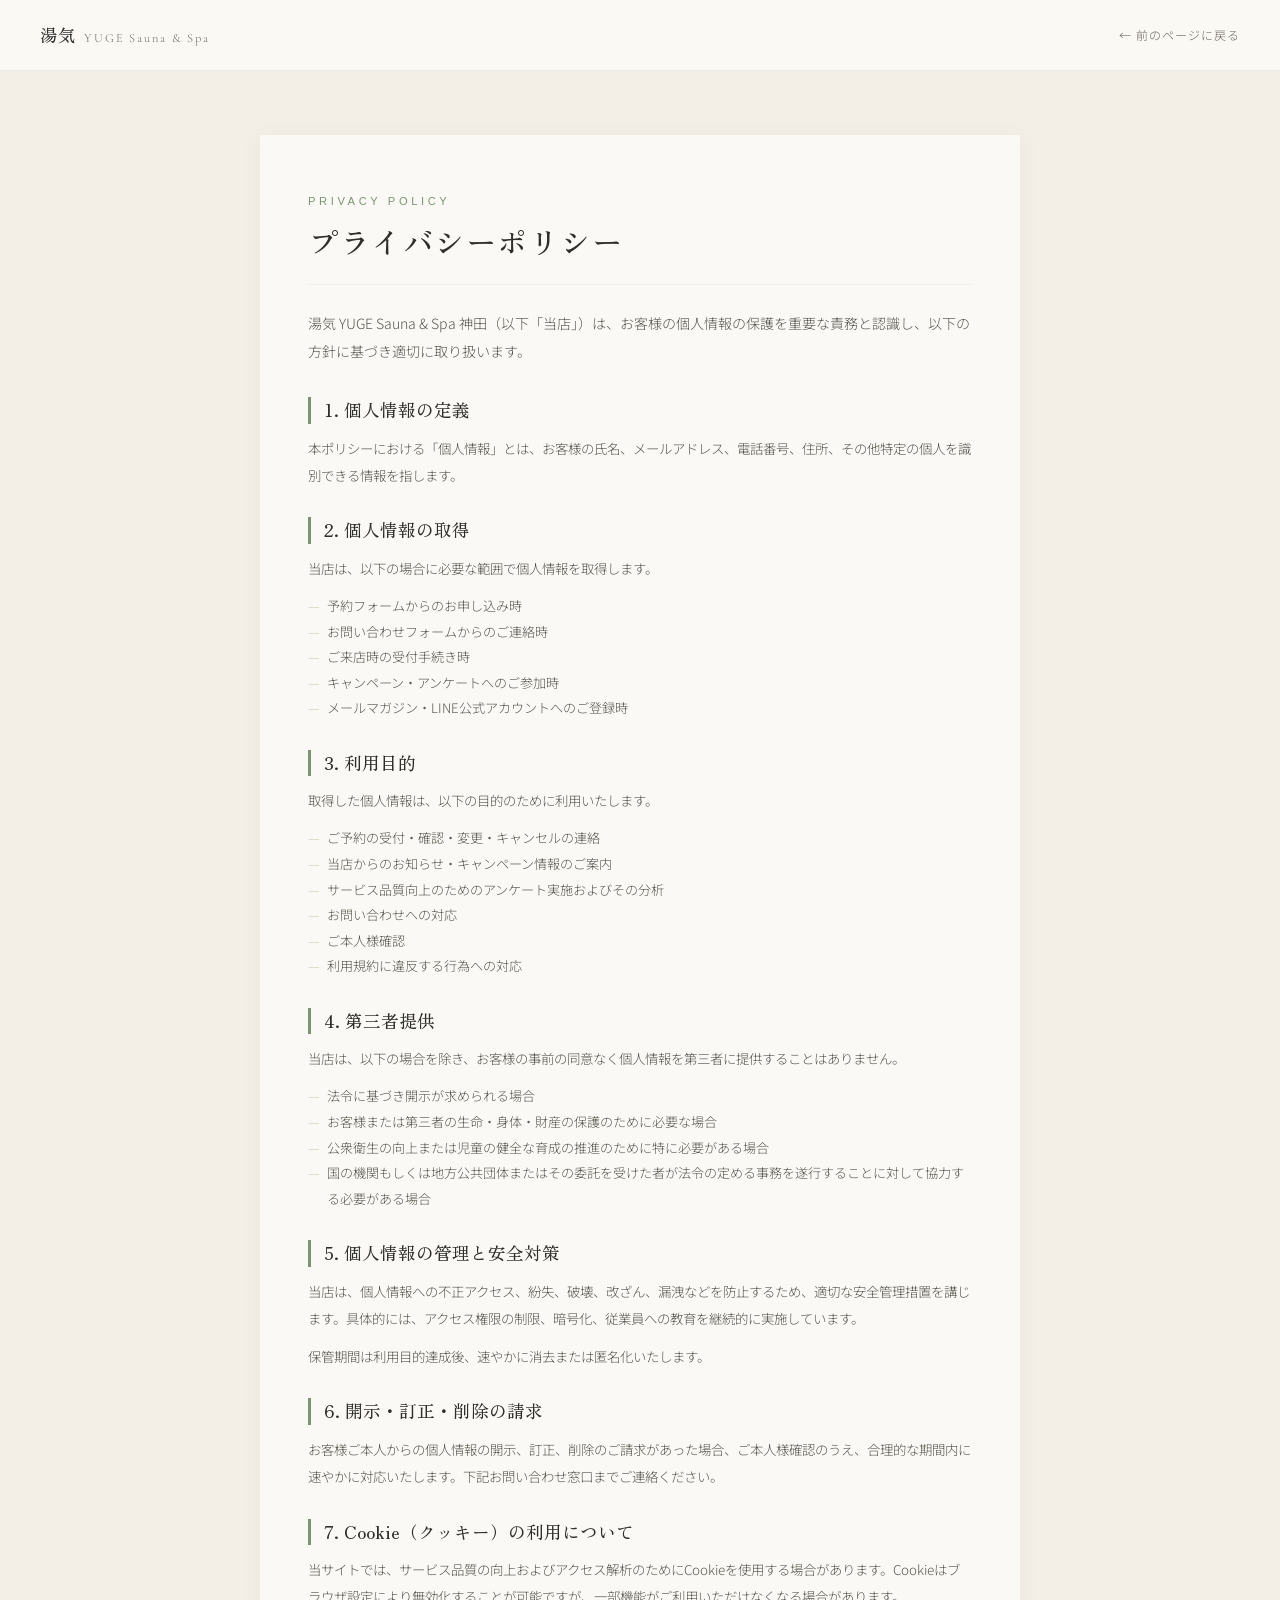
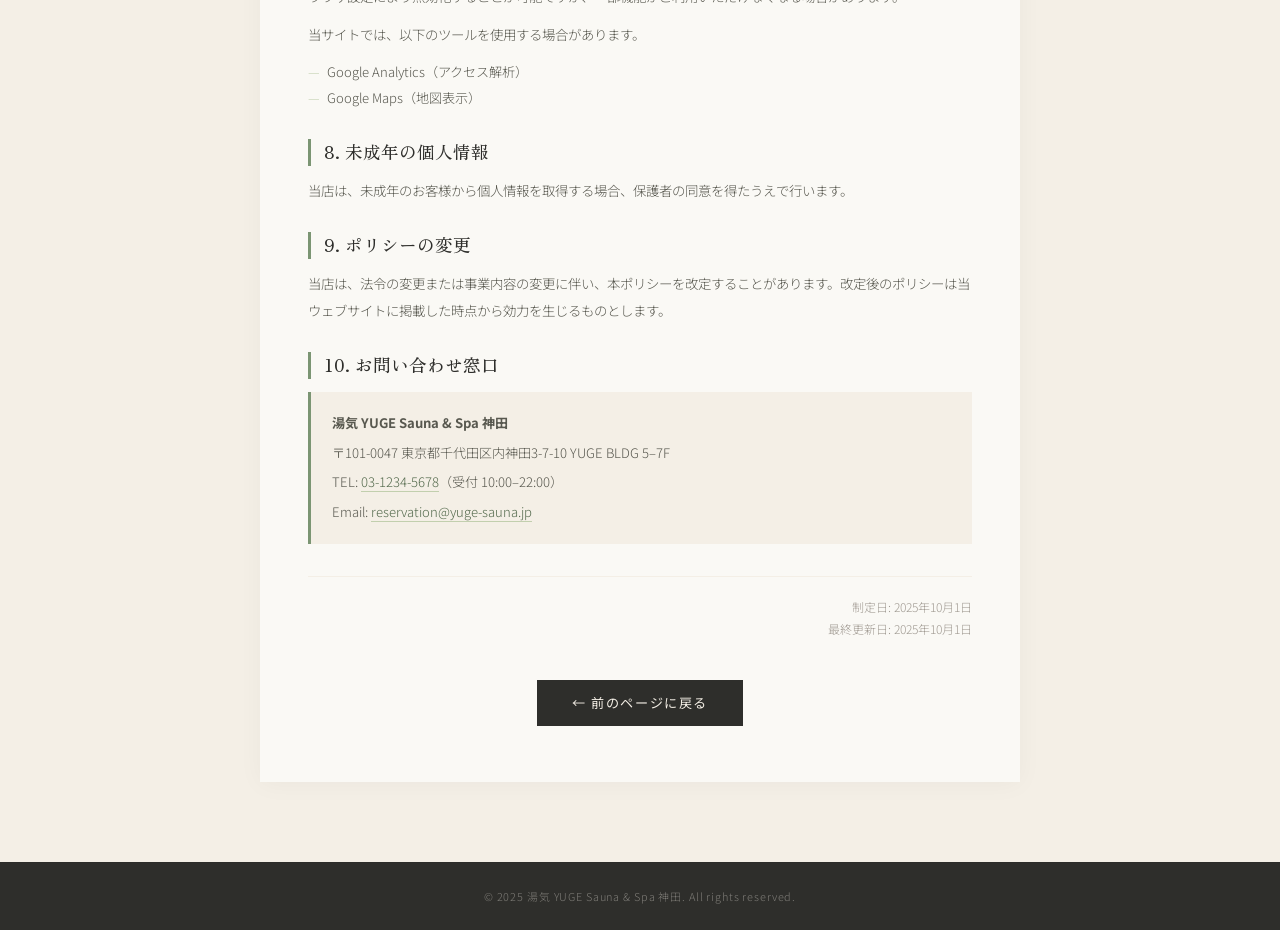
<file: privacy.html>
<!DOCTYPE html>
<html lang="ja">
<head>
  <meta charset="UTF-8">
  <meta name="viewport" content="width=device-width, initial-scale=1.0">
  <title>プライバシーポリシー｜湯気 YUGE Sauna &amp; Spa 神田</title>
  <meta name="description" content="湯気 YUGE Sauna &amp; Spa 神田のプライバシーポリシー。個人情報の取り扱いに関する方針をご案内します。">
  <meta name="robots" content="noindex, follow">

  <link rel="icon" href="favicon.svg" type="image/svg+xml">
  <link rel="preconnect" href="https://fonts.googleapis.com">
  <link rel="preconnect" href="https://fonts.gstatic.com" crossorigin>
  <link href="https://fonts.googleapis.com/css2?family=Cormorant+Garamond:wght@300;400;500;600&family=Noto+Sans+JP:wght@200;300;400;500;600&family=Zen+Old+Mincho:wght@400;500;600&display=swap" rel="stylesheet">
  <link rel="stylesheet" href="style.css">
</head>
<body class="doc-page">

  <!-- ===== シンプルヘッダー ===== -->
  <header class="doc-header">
    <a href="index.html" class="doc-header-logo">
      <span class="doc-header-kanji">湯気</span>
      <span class="doc-header-en">YUGE Sauna &amp; Spa</span>
    </a>
    <a href="index.html" class="doc-header-back">← トップへ戻る</a>
  </header>

  <!-- ===== 本文 ===== -->
  <main class="doc-main">
    <div class="doc-container">
      <p class="sec-label" aria-hidden="true">PRIVACY POLICY</p>
      <h1 class="doc-h1">プライバシーポリシー</h1>
      <p class="doc-intro">
        湯気 YUGE Sauna &amp; Spa 神田（以下「当店」）は、お客様の個人情報の保護を重要な責務と認識し、以下の方針に基づき適切に取り扱います。
      </p>

      <section class="doc-section">
        <h2>1. 個人情報の定義</h2>
        <p>本ポリシーにおける「個人情報」とは、お客様の氏名、メールアドレス、電話番号、住所、その他特定の個人を識別できる情報を指します。</p>
      </section>

      <section class="doc-section">
        <h2>2. 個人情報の取得</h2>
        <p>当店は、以下の場合に必要な範囲で個人情報を取得します。</p>
        <ul class="doc-list">
          <li>予約フォームからのお申し込み時</li>
          <li>お問い合わせフォームからのご連絡時</li>
          <li>ご来店時の受付手続き時</li>
          <li>キャンペーン・アンケートへのご参加時</li>
          <li>メールマガジン・LINE公式アカウントへのご登録時</li>
        </ul>
      </section>

      <section class="doc-section">
        <h2>3. 利用目的</h2>
        <p>取得した個人情報は、以下の目的のために利用いたします。</p>
        <ul class="doc-list">
          <li>ご予約の受付・確認・変更・キャンセルの連絡</li>
          <li>当店からのお知らせ・キャンペーン情報のご案内</li>
          <li>サービス品質向上のためのアンケート実施およびその分析</li>
          <li>お問い合わせへの対応</li>
          <li>ご本人様確認</li>
          <li>利用規約に違反する行為への対応</li>
        </ul>
      </section>

      <section class="doc-section">
        <h2>4. 第三者提供</h2>
        <p>当店は、以下の場合を除き、お客様の事前の同意なく個人情報を第三者に提供することはありません。</p>
        <ul class="doc-list">
          <li>法令に基づき開示が求められる場合</li>
          <li>お客様または第三者の生命・身体・財産の保護のために必要な場合</li>
          <li>公衆衛生の向上または児童の健全な育成の推進のために特に必要がある場合</li>
          <li>国の機関もしくは地方公共団体またはその委託を受けた者が法令の定める事務を遂行することに対して協力する必要がある場合</li>
        </ul>
      </section>

      <section class="doc-section">
        <h2>5. 個人情報の管理と安全対策</h2>
        <p>当店は、個人情報への不正アクセス、紛失、破壊、改ざん、漏洩などを防止するため、適切な安全管理措置を講じます。具体的には、アクセス権限の制限、暗号化、従業員への教育を継続的に実施しています。</p>
        <p>保管期間は利用目的達成後、速やかに消去または匿名化いたします。</p>
      </section>

      <section class="doc-section">
        <h2>6. 開示・訂正・削除の請求</h2>
        <p>お客様ご本人からの個人情報の開示、訂正、削除のご請求があった場合、ご本人様確認のうえ、合理的な期間内に速やかに対応いたします。下記お問い合わせ窓口までご連絡ください。</p>
      </section>

      <section class="doc-section">
        <h2>7. Cookie（クッキー）の利用について</h2>
        <p>当サイトでは、サービス品質の向上およびアクセス解析のためにCookieを使用する場合があります。Cookieはブラウザ設定により無効化することが可能ですが、一部機能がご利用いただけなくなる場合があります。</p>
        <p>当サイトでは、以下のツールを使用する場合があります。</p>
        <ul class="doc-list">
          <li>Google Analytics（アクセス解析）</li>
          <li>Google Maps（地図表示）</li>
        </ul>
      </section>

      <section class="doc-section">
        <h2>8. 未成年の個人情報</h2>
        <p>当店は、未成年のお客様から個人情報を取得する場合、保護者の同意を得たうえで行います。</p>
      </section>

      <section class="doc-section">
        <h2>9. ポリシーの変更</h2>
        <p>当店は、法令の変更または事業内容の変更に伴い、本ポリシーを改定することがあります。改定後のポリシーは当ウェブサイトに掲載した時点から効力を生じるものとします。</p>
      </section>

      <section class="doc-section">
        <h2>10. お問い合わせ窓口</h2>
        <div class="doc-contact">
          <p><strong>湯気 YUGE Sauna &amp; Spa 神田</strong></p>
          <p>〒101-0047 東京都千代田区内神田3-7-10 YUGE BLDG 5–7F</p>
          <p>TEL: <a href="tel:0312345678">03-1234-5678</a>（受付 10:00–22:00）</p>
          <p>Email: <a href="mailto:reservation@yuge-sauna.jp">reservation@yuge-sauna.jp</a></p>
        </div>
      </section>

      <p class="doc-date">制定日: 2025年10月1日<br>最終更新日: 2025年10月1日</p>

      <div class="doc-back-wrap">
        <button type="button" class="doc-back-btn" id="docBackBtn">← 前のページに戻る</button>
      </div>
    </div>
  </main>

  <!-- ===== フッター ===== -->
  <footer class="doc-footer">
    <p>&copy; 2025 湯気 YUGE Sauna &amp; Spa 神田. All rights reserved.</p>
  </footer>

  <script>
    (function () {
      var backBtn = document.getElementById('docBackBtn');
      var headerBack = document.querySelector('.doc-header-back');
      var fromForm = window.location.search.indexOf("from=form") !== -1;

      function goBack(e) {
        if (e) e.preventDefault();
        if (fromForm) {
          window.close();
          setTimeout(function () {
            window.location.href = 'index.html#reserve';
          }, 200);
        } else {
          window.history.back();
        }
      }

      if (backBtn) {
        backBtn.textContent = fromForm ? '予約画面に戻る' : '← 前のページに戻る';
        backBtn.addEventListener('click', goBack);
      }
      if (headerBack) {
        headerBack.textContent = fromForm ? '予約画面に戻る' : '← 前のページに戻る';
        headerBack.addEventListener('click', goBack);
      }
    })();
  </script>

</body>
</html>
</file>
<file: style.css>
@charset "UTF-8";
/* ============================================================
   YUGE Sauna & Spa — 10th Anniversary LP
   No header / Floating reserve / Modal form
   ============================================================ */

/* ==========================================================
   1. VARIABLES
   ========================================================== */
:root {
  --dark: #1A1A18;
  --dark-soft: #2A2A26;

  --cream: #F4EFE6;
  --cream-warm: #EBE4D6;
  --white: #FAF9F5;
  --off: #F0ECE3;

  --sage: #7B9573;
  --sage-light: #9AAE92;
  --sage-pale: #C2CFAE;
  --moss: #546A4D;
  --moss-dark: #425339;

  --copper: #C4956A;
  --copper-dark: #B5875F;
  --gold: #C9A96E;

  --stone: #A09A92;
  --stone-dark: #6B6560;
  --ink: #2E2E2B;
  --ink-soft: #58584F;

  --ff-display: 'Zen Old Mincho', 'Noto Serif JP', serif;
  --ff-serif: 'Cormorant Garamond', serif;
  --ff-num: 'DM Sans', 'Helvetica Neue', sans-serif; /* 数字専用フォント（太め・高視認性） */
  --ff-body: 'Noto Sans JP', sans-serif;

  --shadow-sm: 0 4px 16px rgba(0, 0, 0, 0.06);
  --shadow-md: 0 12px 36px rgba(0, 0, 0, 0.08);
  --shadow-lg: 0 20px 60px rgba(0, 0, 0, 0.15);
}


/* ==========================================================
   2. RESET
   ========================================================== */
*,
*::before,
*::after {
  margin: 0;
  padding: 0;
  box-sizing: border-box;
}

html {
  scroll-behavior: smooth;
  font-size: 16px;
  overscroll-behavior-y: none;
  overflow-x: clip;
}

body {
  font-family: var(--ff-body);
  font-weight: 300;
  color: var(--ink);
  background: var(--white);
  overflow-x: clip;
  overscroll-behavior-y: none;
  -webkit-font-smoothing: antialiased;
  line-height: 1.8;
}

img {
  display: block;
  max-width: 100%;
  height: auto;
}

a {
  text-decoration: none;
  color: inherit;
}

ul, ol {
  list-style: none;
}

button {
  font-family: inherit;
  cursor: pointer;
  border: none;
  background: none;
}

blockquote {
  margin: 0;
  border: none;
}


/* ==========================================================
   3. UTILITY
   ========================================================== */
.container {
  width: 100%;
  max-width: 1080px;
  margin: 0 auto;
  padding: 0 1.5rem;
}

.container--narrow {
  max-width: 680px;
}

.text-center {
  text-align: center;
}


/* ==========================================================
   4. SECTION COMMON
   ========================================================== */
.sec-label {
  font-family: var(--ff-num);
  font-size: 0.7rem;
  letter-spacing: 0.32em;
  font-weight: 400;
  color: var(--sage);
  text-transform: uppercase;
  margin-bottom: 0.5rem;
}

.sec-label--light {
  color: var(--sage-light);
}

.sec-heading {
  font-family: var(--ff-display);
  font-weight: 400;
  font-size: 1.5rem;
  line-height: 1.7;
  letter-spacing: 0.06em;
  color: var(--ink);
}

.sec-heading em {
  font-style: normal;
  color: var(--moss);
  font-weight: 500;
}

.sec-header {
  text-align: center;
  margin-bottom: 2.5rem;
  padding: 0 1.5rem;
}


/* ==========================================================
   5. HERO
   ========================================================== */
.hero {
  position: relative;
  min-height: 100vh;
  min-height: 100dvh;
  display: flex;
  align-items: flex-end;
  overflow: hidden;
  background: var(--dark);
}

.hero-media {
  position: absolute;
  inset: 0;
}

.hero-media {
  position: absolute;
  inset: 0;
  overflow: hidden;
}

.hero-media img,
.hero-slide {
  position: absolute;
  inset: 0;
  width: 100%;
  height: 100%;
  object-fit: cover;
  opacity: 0;
  transform: scale(1.06);
  transition: opacity 1.8s cubic-bezier(0.4, 0, 0.2, 1);
}

/* 最初のスライドの初期アニメーション */
.hero-slide.is-active {
  opacity: 1;
  animation: heroSlowZoom 8s ease-out forwards;
}

@keyframes heroSlowZoom {
  0% {
    opacity: 0;
    transform: scale(1.08);
  }
  15% {
    opacity: 1;
  }
  100% {
    opacity: 1;
    transform: scale(1);
  }
}

.hero-gradient {
  position: absolute;
  inset: 0;
  background: linear-gradient(
    180deg,
    rgba(26, 26, 24, 0.15) 0%,
    rgba(26, 26, 24, 0.3) 30%,
    rgba(26, 26, 24, 0.72) 68%,
    rgba(26, 26, 24, 0.92) 100%
  );
}

/* 大きな漢字背景（PCのみ表示） */
.hero-kanji-bg {
  display: none;
  position: absolute;
  font-family: var(--ff-display);
  font-size: 70vh;
  color: rgba(245, 240, 232, 0.04);
  bottom: -12vh;
  right: -8vw;
  line-height: 0.9;
  font-weight: 500;
  z-index: 1;
  pointer-events: none;
  opacity: 0;
  animation: kanjiFade 2s 1.2s forwards;
}

/* 浮遊する湯気アニメーション（PCのみ表示） */
.hero-steam {
  display: none;
  position: absolute;
  inset: 0;
  pointer-events: none;
  z-index: 1;
}

.steam {
  position: absolute;
  width: 36px;
  height: 110px;
  color: rgba(245, 240, 232, 0.18);
  opacity: 0;
}

.steam-1 {
  left: 12%;
  bottom: 15%;
  animation: drift 9s 2s ease-in-out infinite;
}
.steam-2 {
  left: 32%;
  bottom: 18%;
  animation: drift 11s 4s ease-in-out infinite;
}
.steam-3 {
  left: 58%;
  bottom: 12%;
  animation: drift 10s 1s ease-in-out infinite;
}
.steam-4 {
  left: 78%;
  bottom: 20%;
  animation: drift 12s 6s ease-in-out infinite;
}

.hero-content {
  position: relative;
  z-index: 2;
  padding: 0 1.5rem 2.5rem;
  max-width: 720px;
  width: 100%;
}

.hero-brand {
  display: flex;
  flex-direction: column;
  margin-bottom: 1.5rem;
  opacity: 0;
  animation: fadeUp 0.7s 0.4s forwards;
}

.hero-brand-kanji {
  font-family: var(--ff-display);
  font-size: 1.1rem;
  font-weight: 500;
  color: var(--cream);
  letter-spacing: 0.15em;
}

.hero-brand-en {
  font-family: var(--ff-num);
  font-size: 0.65rem;
  letter-spacing: 0.18em;
  color: rgba(245, 240, 232, 0.5);
  margin-top: 0.2rem;
}

.hero-badge {
  display: inline-flex;
  align-items: center;
  gap: 0.5rem;
  background: rgba(201, 169, 110, 0.12);
  border: 1px solid rgba(201, 169, 110, 0.3);
  padding: 0.4rem 1rem;
  margin-bottom: 1.3rem;
  opacity: 0;
  animation: fadeUp 0.7s 0.6s forwards;
}

.hero-badge-num {
  font-family: var(--ff-num);
  font-size: 1.15rem;
  font-weight: 700;
  color: var(--gold);
  line-height: 1;
}

.hero-badge-text {
  font-size: 0.7rem;
  letter-spacing: 0.1em;
  color: rgba(245, 240, 232, 0.7);
}

.hero h1 {
  opacity: 0;
  animation: fadeUp 0.9s 0.8s forwards;
}

.h1-copy {
  display: block;
  font-family: var(--ff-display);
  font-weight: 400;
  font-size: 1.85rem;
  line-height: 1.55;
  color: var(--cream);
  letter-spacing: 0.06em;
}

.h1-copy .accent {
  color: var(--sage-light);
}

.h1-sub {
  display: block;
  font-family: var(--ff-body);
  font-size: 0.72rem;
  font-weight: 300;
  color: rgba(245, 240, 232, 0.42);
  letter-spacing: 0.06em;
  margin-top: 0.5rem;
}

.hero-sub {
  margin-top: 1rem;
  font-size: 0.85rem;
  line-height: 1.95;
  color: rgba(245, 240, 232, 0.62);
  opacity: 0;
  animation: fadeUp 0.7s 1s forwards;
}

.hero-sub strong {
  color: var(--cream);
  font-weight: 400;
}

.hero-ctas {
  margin-top: 1.5rem;
  display: flex;
  flex-direction: column;
  gap: 0.7rem;
  opacity: 0;
  animation: fadeUp 0.7s 1.2s forwards;
}

.hero-note {
  margin-top: 1rem;
  font-size: 0.65rem;
  color: rgba(245, 240, 232, 0.3);
  opacity: 0;
  animation: fadeUp 0.5s 1.4s forwards;
}

.scroll-cue {
  display: none;
  position: absolute;
  bottom: 1.2rem;
  left: 50%;
  transform: translateX(-50%);
  z-index: 2;
  flex-direction: column;
  align-items: center;
  gap: 0.35rem;
  color: rgba(245, 240, 232, 0.22);
  font-family: var(--ff-num);
  font-size: 0.6rem;
  letter-spacing: 0.22em;
  animation: bob 2.5s ease-in-out infinite;
}

@media (min-width: 960px) {
  .scroll-cue {
    display: flex;
    left: auto;
    right: 1.5rem;
    transform: none;
  }
}

/* bobアニメーションの translate を保持 */
@keyframes bob {
  0%, 100% {
    transform: translateX(-50%) translateY(0);
  }
  50% {
    transform: translateX(-50%) translateY(4px);
  }
}

@media (min-width: 960px) {
  @keyframes bob {
    0%, 100% { transform: translateY(0); }
    50% { transform: translateY(4px); }
  }
}

.scroll-line {
  width: 1px;
  height: 26px;
  background: linear-gradient(180deg, rgba(245, 240, 232, 0.22), transparent);
}


/* ==========================================================
   6. BUTTONS
   ========================================================== */
.btn-primary {
  position: relative;
  display: inline-flex;
  align-items: center;
  justify-content: center;
  gap: 0.6rem;
  padding: 1.05rem 2.2rem;
  background: var(--copper);
  color: var(--cream);
  font-size: 0.88rem;
  font-weight: 600;
  letter-spacing: 0.1em;
  transition: background 0.35s, transform 0.25s, box-shadow 0.35s;
  text-align: center;
  font-family: inherit;
  box-shadow: 0 8px 24px rgba(196, 149, 106, 0.35);
  overflow: hidden;
}

/* パルスグロー効果 */
.btn-primary::before {
  content: '';
  position: absolute;
  inset: 0;
  background: radial-gradient(circle, rgba(255, 255, 255, 0.3) 0%, transparent 70%);
  opacity: 0;
  animation: ctaPulse 2.4s ease-in-out infinite;
}

.btn-primary::after {
  content: '→';
  font-family: var(--ff-serif);
  font-size: 1.1rem;
  font-weight: 400;
  transition: transform 0.3s;
}

.btn-primary:hover {
  background: var(--copper-dark);
  transform: translateY(-2px);
  box-shadow: 0 12px 32px rgba(196, 149, 106, 0.5);
}

.btn-primary:hover::after {
  transform: translateX(4px);
}

@keyframes ctaPulse {
  0%, 100% { opacity: 0; }
  50% { opacity: 1; }
}

.btn-ghost {
  display: inline-flex;
  align-items: center;
  justify-content: center;
  padding: 0.95rem 2rem;
  background: transparent;
  color: var(--cream);
  font-size: 0.82rem;
  letter-spacing: 0.1em;
  border: 1px solid rgba(245, 240, 232, 0.22);
  transition: all 0.35s;
  text-align: center;
}

.btn-ghost:hover {
  border-color: rgba(245, 240, 232, 0.5);
  background: rgba(245, 240, 232, 0.04);
}


/* ==========================================================
   7. CONCEPT
   ========================================================== */
.concept {
  padding: 4rem 0;
  background: var(--cream);
}

.concept p {
  margin-top: 1.2rem;
  font-size: 0.88rem;
  line-height: 2.1;
  color: var(--ink-soft);
}

.concept-detail {
  font-size: 0.82rem !important;
  color: var(--stone-dark) !important;
  margin-top: 1rem !important;
}

.concept-line {
  width: 30px;
  height: 1px;
  background: var(--sage-pale);
  margin: 2rem auto 0;
}


/* ==========================================================
   8. IMAGE BREAK
   ========================================================== */
.img-break {
  width: 100%;
  overflow: hidden;
  line-height: 0;
  margin: 0;
}

.img-break img {
  width: 100%;
  height: 220px;
  object-fit: cover;
  transition: transform 6s ease-out;
}

.img-break:hover img {
  transform: scale(1.03);
}


/* ==========================================================
   9. CAMPAIGN
   ========================================================== */
.campaign {
  padding: 4rem 0;
  background: var(--white);
}

.campaign-period {
  margin-top: 0.5rem;
  font-size: 0.78rem;
  color: var(--stone-dark);
}

.campaign-coupon {
  display: inline-block;
  margin-top: 0.7rem;
  padding: 0.35rem 1.4rem;
  border: 1px solid var(--copper);
  font-family: var(--ff-num);
  font-size: 0.9rem;
  letter-spacing: 0.22em;
  color: var(--copper);
}

.campaign-coupon strong {
  font-weight: 400;
  margin-left: 0.3rem;
}

.plans {
  display: grid;
  grid-template-columns: 1fr;
  gap: 1rem;
  max-width: 420px;
  margin: 0 auto;
  padding: 0 1.5rem;
}

/* PCで揃えるため flex column + margin-top: auto */
.plan {
  background: var(--cream);
  padding: 2rem 1.6rem;
  position: relative;
  display: flex;
  flex-direction: column;
  transition: transform 0.4s, box-shadow 0.4s;
}

.plan:hover {
  transform: translateY(-3px);
  box-shadow: var(--shadow-md);
}

.plan-badge {
  position: absolute;
  top: 0;
  right: 0;
  background: var(--moss);
  color: var(--cream);
  font-family: var(--ff-num);
  font-size: 0.7rem;
  padding: 0.3rem 0.9rem;
  letter-spacing: 0.06em;
}

.plan h3 {
  font-family: var(--ff-display);
  font-weight: 500;
  font-size: 1.1rem;
  margin-bottom: 0.25rem;
}

.plan-dur {
  font-size: 0.74rem;
  color: var(--stone-dark);
  margin-bottom: 1.2rem;
}

.plan-old {
  font-size: 0.8rem;
  color: var(--stone);
  margin-bottom: 0;
}

.plan-old del {
  text-decoration: line-through;
}

.plan-new {
  font-family: var(--ff-num);
  font-size: 2.4rem;
  font-weight: 700;
  color: var(--moss);
  line-height: 1.2;
  margin: 0.15rem 0 0.3rem;
  letter-spacing: 0.01em;
}

.plan-new small {
  font-family: var(--ff-body);
  font-size: 0.78rem;
  font-weight: 400;
}

.plan-off {
  display: inline-block;
  background: rgba(85, 107, 78, 0.1);
  color: var(--moss);
  font-family: var(--ff-num);
  font-size: 0.78rem;
  padding: 0.2rem 0.7rem;
}

.plan-list {
  margin-top: 1.2rem;
  padding-top: 1rem;
  border-top: 1px solid rgba(0, 0, 0, 0.05);
  flex-grow: 1; /* 残りスペースを埋めてボタンを下に押す */
}

.plan-list li {
  font-size: 0.8rem;
  color: var(--ink-soft);
  line-height: 1.85;
  padding-left: 1rem;
  position: relative;
}

.plan-list li::before {
  content: '\2014';
  position: absolute;
  left: 0;
  color: var(--sage-pale);
  font-size: 0.7rem;
}

.plan-cta {
  display: block;
  width: 100%;
  margin-top: auto; /* ★ ボタンを下に揃える */
  padding: 0.85rem;
  text-align: center;
  background: var(--ink);
  color: var(--cream);
  font-size: 0.78rem;
  letter-spacing: 0.12em;
  font-weight: 400;
  transition: background 0.3s;
  font-family: inherit;
}

.plan-cta:hover {
  background: var(--moss);
}


/* ==========================================================
   10. EDITORIAL
   ========================================================== */
.editorial {
  padding: 4rem 0;
}

.editorial--cream { background: var(--cream); }
.editorial--white { background: var(--white); }

.ed-grid {
  display: grid;
  grid-template-columns: 1fr;
  gap: 2rem;
  max-width: 1080px;
  margin: 0 auto;
  padding: 0 1.5rem;
  align-items: center;
}

.ed-img {
  overflow: hidden;
}

.ed-img img {
  width: 100%;
  height: 260px;
  object-fit: cover;
  transition: transform 0.8s;
}

.ed-img:hover img {
  transform: scale(1.03);
}

.ed-text h2 {
  font-family: var(--ff-display);
  font-weight: 400;
  font-size: 1.3rem;
  line-height: 1.8;
  margin-bottom: 0.8rem;
  color: var(--ink);
}

.ed-text p {
  font-size: 0.84rem;
  color: var(--ink-soft);
  line-height: 2;
  margin-bottom: 0.5rem;
}

.tags {
  display: flex;
  flex-wrap: wrap;
  gap: 0.45rem;
  margin-top: 0.9rem;
}

.tag {
  padding: 0.35rem 0.85rem;
  border: 1px solid var(--sage-pale);
  font-size: 0.72rem;
  color: var(--ink-soft);
  background: var(--white);
}

.editorial--cream .tag { background: var(--white); }
.editorial--white .tag { background: var(--cream); }

.tag strong {
  font-weight: 500;
  color: var(--moss);
  font-family: var(--ff-num);
  font-size: 0.82rem;
  letter-spacing: 0.02em;
}


/* ==========================================================
   11. FEATURES — カスタムSVGアイコン
   ========================================================== */
.features {
  padding: 4rem 0;
  background: var(--cream);
}

.feat-grid {
  display: grid;
  grid-template-columns: 1fr;
  gap: 1.5rem;
  max-width: 940px;
  margin: 0 auto;
  padding: 0 1.5rem;
}

.feat {
  text-align: center;
  padding: 1.2rem 0.8rem;
  transition: transform 0.4s;
}

.feat:hover {
  transform: translateY(-3px);
}

.feat-icon {
  width: 56px;
  height: 56px;
  margin: 0 auto 1rem;
  color: var(--moss);
  display: flex;
  align-items: center;
  justify-content: center;
  transition: transform 0.5s;
}

.feat:hover .feat-icon {
  transform: scale(1.08);
}

.feat-icon svg {
  width: 100%;
  height: 100%;
}

.feat h3 {
  font-family: var(--ff-display);
  font-weight: 500;
  font-size: 0.95rem;
  margin-bottom: 0.45rem;
}

.feat p {
  font-size: 0.8rem;
  color: var(--ink-soft);
  line-height: 1.85;
}


/* ==========================================================
   12. STATS — Marcellusで数字を強調
   ========================================================== */
.stats {
  padding: 3rem 0;
  background: var(--off);
}

.stats-grid {
  display: grid;
  grid-template-columns: repeat(2, 1fr);
  gap: 1.5rem;
  max-width: 860px;
  margin: 0 auto;
  padding: 0 1.5rem;
  text-align: center;
}

.stat-num {
  font-family: var(--ff-num);
  font-size: 2.2rem;
  font-weight: 700;
  color: var(--moss);
  line-height: 1;
  letter-spacing: -0.02em;
  letter-spacing: 0.01em;
}

.stat-unit {
  font-family: var(--ff-num);
  font-size: 0.85rem;
  color: var(--stone-dark);
  margin-top: 0.2rem;
  letter-spacing: 0.05em;
}

.stat-label {
  font-size: 0.68rem;
  color: var(--stone);
  margin-top: 0.2rem;
}


/* ==========================================================
   13. VOICE
   ========================================================== */
.voice {
  padding: 4rem 0;
  background: var(--white);
}

.voice-grid {
  display: grid;
  grid-template-columns: 1fr;
  gap: 1rem;
  max-width: 960px;
  margin: 0 auto;
  padding: 0 1.5rem;
}

.voice-card {
  background: var(--cream);
  padding: 1.6rem 1.4rem;
}

.voice-stars {
  color: var(--gold);
  font-size: 0.85rem;
  letter-spacing: 0.1em;
  margin-bottom: 0.6rem;
}

.voice-card p {
  font-size: 0.82rem;
  color: var(--ink-soft);
  line-height: 1.9;
  margin-bottom: 0.6rem;
  font-style: normal;
}

.voice-who {
  font-size: 0.7rem;
  color: var(--stone);
  font-style: normal;
}


/* ==========================================================
   14. PRICING
   ========================================================== */
.pricing {
  padding: 4rem 0;
  background: var(--cream);
}

.pricing-grid {
  display: grid;
  grid-template-columns: 1fr;
  gap: 1rem;
  max-width: 780px;
  margin: 0 auto;
  padding: 0 1.5rem;
}

.pricing-card {
  background: var(--white);
  padding: 1.6rem;
}

.pricing-card h3 {
  font-family: var(--ff-display);
  font-weight: 500;
  font-size: 1rem;
  margin-bottom: 0.9rem;
  padding-bottom: 0.5rem;
  border-bottom: 1px solid var(--off);
}

.price-row {
  display: flex;
  justify-content: space-between;
  align-items: baseline;
  padding: 0.4rem 0;
  font-size: 0.82rem;
  color: var(--ink-soft);
}

.price-row .val {
  font-family: var(--ff-num);
  font-size: 0.95rem;
  color: var(--ink);
  letter-spacing: 0.01em;
}

.pricing-note {
  max-width: 780px;
  margin: 0.9rem auto 0;
  padding: 0 1.5rem;
  font-size: 0.7rem;
  color: var(--stone-dark);
  text-align: center;
  line-height: 1.9;
}


/* ==========================================================
   15. FAQ
   ========================================================== */
.faq {
  padding: 4rem 0;
  background: var(--white);
}

.faq-list {
  max-width: 680px;
  margin: 0 auto;
  padding: 0 1.5rem;
}

.faq-item {
  border-bottom: 1px solid rgba(0, 0, 0, 0.05);
  padding: 1.1rem 0;
}

.faq-item summary {
  cursor: pointer;
  font-size: 0.86rem;
  font-weight: 400;
  color: var(--ink);
  list-style: none;
  display: flex;
  justify-content: space-between;
  align-items: center;
  gap: 1rem;
  transition: color 0.3s;
}

.faq-item summary:hover {
  color: var(--moss);
}

.faq-item summary::-webkit-details-marker {
  display: none;
}

.faq-item summary::after {
  content: '+';
  font-family: var(--ff-num);
  font-size: 1.4rem;
  color: var(--sage);
  flex-shrink: 0;
  transition: transform 0.35s;
  line-height: 1;
}

.faq-item[open] summary::after {
  transform: rotate(45deg);
}

.faq-answer {
  padding-top: 0.7rem;
  font-size: 0.82rem;
  color: var(--ink-soft);
  line-height: 1.9;
  animation: faqOpen 0.35s ease-out;
}


/* ==========================================================
   16. ACCESS
   ========================================================== */
.access {
  padding: 4rem 0;
  background: var(--cream);
}

.access-grid {
  display: grid;
  grid-template-columns: 1fr;
  gap: 2rem;
  max-width: 960px;
  margin: 0 auto;
  padding: 0 1.5rem;
}

.access-info h2 {
  font-family: var(--ff-display);
  font-weight: 400;
  font-size: 1.3rem;
  margin-bottom: 1.2rem;
}

.access-dl {
  display: grid;
  grid-template-columns: 4rem 1fr;
  gap: 0.55rem 1rem;
  font-size: 0.82rem;
}

.access-dl dt {
  font-weight: 400;
  color: var(--stone-dark);
}

.access-dl dd {
  color: var(--ink-soft);
  line-height: 1.7;
}

.access-dl a {
  color: var(--moss);
  font-family: var(--ff-num);
  font-size: 0.92rem;
  letter-spacing: 0.02em;
  border-bottom: 1px solid transparent;
  transition: border-color 0.3s;
}

.access-dl a:hover {
  border-color: var(--moss);
}

.access-map {
  overflow: hidden;
  min-height: 280px;
  background: var(--white);
}

.access-map iframe {
  display: block;
  width: 100%;
  height: 100%;
  min-height: 280px;
  border: 0;
}


/* ==========================================================
   17. FINAL CTA
   ========================================================== */
.final-cta {
  position: relative;
  padding: 4rem 1.5rem;
  text-align: center;
  overflow: hidden;
  background: var(--dark);
}

.final-cta-bg {
  position: absolute;
  inset: 0;
}

.final-cta-bg img {
  width: 100%;
  height: 100%;
  object-fit: cover;
  opacity: 0.18;
  filter: saturate(0.6);
}

.final-cta-inner {
  position: relative;
  z-index: 2;
  max-width: 540px;
  margin: 0 auto;
}

.final-cta h2 {
  font-family: var(--ff-display);
  font-weight: 400;
  font-size: 1.4rem;
  line-height: 1.75;
  color: var(--cream);
  margin-bottom: 0.8rem;
}

.final-cta p {
  font-size: 0.84rem;
  color: rgba(245, 240, 232, 0.55);
  line-height: 1.85;
  margin-bottom: 1.5rem;
}

.final-cta p strong {
  color: var(--cream);
  font-family: var(--ff-num);
  font-size: 0.95rem;
  letter-spacing: 0.12em;
}

.final-btns {
  display: flex;
  flex-direction: column;
  align-items: center;
  gap: 0.7rem;
}

.btn-reserve {
  position: relative;
  display: inline-flex;
  align-items: center;
  justify-content: center;
  gap: 0.6rem;
  padding: 1.05rem 2.5rem;
  background: var(--copper);
  color: var(--cream);
  font-size: 0.9rem;
  font-weight: 600;
  letter-spacing: 0.12em;
  transition: background 0.35s, transform 0.25s, box-shadow 0.35s;
  width: 100%;
  max-width: 340px;
  font-family: inherit;
  box-shadow: 0 8px 24px rgba(196, 149, 106, 0.35);
  overflow: hidden;
}

.btn-reserve::before {
  content: '';
  position: absolute;
  inset: 0;
  background: radial-gradient(circle, rgba(255, 255, 255, 0.3) 0%, transparent 70%);
  opacity: 0;
  animation: ctaPulse 2.4s ease-in-out infinite;
}

.btn-reserve::after {
  content: '→';
  font-family: var(--ff-serif);
  font-size: 1.15rem;
  transition: transform 0.3s;
}

.btn-reserve:hover {
  background: var(--copper-dark);
  transform: translateY(-2px);
  box-shadow: 0 12px 32px rgba(196, 149, 106, 0.5);
}

.btn-reserve:hover::after {
  transform: translateX(4px);
}

.btn-line {
  display: inline-flex;
  align-items: center;
  justify-content: center;
  padding: 0.95rem 1.8rem;
  background: transparent;
  border: 1px solid rgba(245, 240, 232, 0.18);
  color: var(--cream);
  font-size: 0.78rem;
  letter-spacing: 0.1em;
  transition: all 0.35s;
  width: 100%;
  max-width: 320px;
}

.btn-line:hover {
  border-color: rgba(245, 240, 232, 0.45);
}


/* ==========================================================
   18. FOOTER
   ========================================================== */
footer {
  background: var(--cream);
  border-top: 1px solid rgba(0, 0, 0, 0.04);
  padding: 2rem 1.5rem 1.5rem;
  color: var(--stone-dark);
}

.footer-inner {
  max-width: 960px;
  margin: 0 auto;
  display: flex;
  flex-direction: column;
  align-items: center;
  gap: 1.2rem;
  text-align: center;
}

.footer-brand {
  font-family: var(--ff-num);
  font-size: 0.9rem;
  letter-spacing: 0.12em;
  color: var(--ink-soft);
}

.footer-brand .k {
  font-family: var(--ff-display);
  margin-right: 0.3rem;
  font-size: 1rem;
}

.footer-social {
  display: flex;
  justify-content: center;
  gap: 0.7rem;
  list-style: none;
  padding: 0;
  margin: 0;
}

.footer-social a {
  display: inline-flex;
  align-items: center;
  justify-content: center;
  width: 40px;
  height: 40px;
  border: 1px solid var(--sage-pale);
  border-radius: 50%;
  color: var(--stone-dark);
  transition: all 0.3s;
}

.footer-social a:hover {
  background: var(--moss);
  border-color: var(--moss);
  color: var(--cream);
  transform: translateY(-2px);
}

.footer-social svg {
  width: 18px;
  height: 18px;
}

.footer-legal-nav {
  display: flex;
  flex-wrap: wrap;
  justify-content: center;
  gap: 1rem;
  list-style: none;
  padding: 0;
  margin: 0;
}

.footer-legal-nav a {
  color: var(--stone);
  font-family: var(--ff-num);
  font-size: 0.72rem;
  letter-spacing: 0.08em;
  transition: color 0.3s;
}

.footer-legal-nav a:hover {
  color: var(--ink);
}

.footer-copy {
  font-family: var(--ff-num);
  font-size: 0.65rem;
  color: var(--stone);
  margin-top: 1rem;
}

.footer-legal {
  max-width: 960px;
  margin: 1rem auto 0;
  padding-top: 0.8rem;
  border-top: 1px solid rgba(0, 0, 0, 0.04);
  font-size: 0.6rem;
  color: var(--stone);
  line-height: 1.85;
  text-align: center;
}


/* ==========================================================
   19. FLOATING CTAs (予約 + LINE)
   ========================================================== */
.floating-ctas {
  position: fixed;
  bottom: 1rem;
  left: 0;
  right: 0;
  z-index: 90;
  display: flex;
  align-items: stretch;
  gap: 0.5rem;
  padding: 0 1rem;
  pointer-events: none;
  transform: translateY(130%);
  opacity: 0;
  transition: transform 0.5s cubic-bezier(0.23, 1, 0.32, 1),
              opacity 0.5s;
}

.floating-ctas.is-visible {
  transform: translateY(0);
  opacity: 1;
  pointer-events: auto;
}

/* モーダルが開いている時はフローティングCTAを隠す */
body.is-modal-open .floating-ctas {
  opacity: 0 !important;
  pointer-events: none !important;
  transform: translateY(130%) !important;
}

.floating-reserve,
.floating-line {
  flex: 1 1 0;
  display: flex;
  align-items: center;
  justify-content: center;
  gap: 0.55rem;
  padding: 0.75rem 0.9rem;
  min-height: 56px;
  border-radius: 999px;
  font-family: inherit;
  font-size: 0.78rem;
  font-weight: 500;
  letter-spacing: 0.06em;
  box-shadow: 0 6px 20px rgba(0, 0, 0, 0.18);
  transition: transform 0.25s, box-shadow 0.3s, background 0.3s;
  border: none;
  cursor: pointer;
  text-decoration: none;
  box-sizing: border-box;
}

.floating-reserve {
  background: var(--copper);
  color: var(--cream);
  box-shadow: 0 6px 20px rgba(196, 149, 106, 0.4);
  position: relative;
  overflow: hidden;
}

/* 予約ボタンにパルスグロー */
.floating-reserve::before {
  content: '';
  position: absolute;
  inset: 0;
  background: radial-gradient(circle, rgba(255, 255, 255, 0.3) 0%, transparent 70%);
  opacity: 0;
  animation: ctaPulse 2.4s ease-in-out infinite;
  border-radius: inherit;
}

.floating-reserve:hover {
  background: var(--copper-dark);
  transform: translateY(-2px);
  box-shadow: 0 10px 28px rgba(196, 149, 106, 0.55);
}

.floating-line {
  background: #06C755;
  color: #FFFFFF;
  box-shadow: 0 6px 20px rgba(6, 199, 85, 0.35);
}

.floating-line:hover {
  background: #05b34c;
  transform: translateY(-2px);
  box-shadow: 0 10px 28px rgba(6, 199, 85, 0.5);
}

.fr-icon,
.fl-icon {
  display: inline-flex;
  align-items: center;
  justify-content: center;
  width: 20px;
  height: 20px;
  flex-shrink: 0;
  position: relative;
  z-index: 1;
}

.fr-icon svg,
.fl-icon svg {
  width: 100%;
  height: 100%;
}

.fr-text,
.fl-text {
  display: flex;
  flex-direction: column;
  align-items: flex-start;
  line-height: 1.1;
  position: relative;
  z-index: 1;
}

.fr-label,
.fl-label {
  font-size: 0.82rem;
  font-weight: 600;
}

.fr-sub,
.fl-sub {
  font-size: 0.62rem;
  font-weight: 400;
  opacity: 0.88;
  margin-top: 0.15rem;
  letter-spacing: 0.04em;
}

/* タブレット以上では右下に小さく配置 */
@media (min-width: 768px) {
  .floating-ctas {
    left: auto;
    right: 1.2rem;
    bottom: 1.2rem;
    width: 260px;
    padding: 0;
    gap: 0.7rem;
    flex-direction: column;
    align-items: stretch;
  }

  .floating-reserve,
  .floating-line {
    flex: 0 0 auto !important;
    width: 100% !important;
    max-width: 100% !important;
    min-width: 0 !important;
    min-height: 62px;
    padding: 0.9rem 1.3rem;
    justify-content: flex-start;
    box-sizing: border-box;
  }

  /* PCではアイコンサイズと余白を統一 */
  .fr-icon,
  .fl-icon {
    width: 22px;
    height: 22px;
  }
}


/* ==========================================================
   20. MODAL FORM
   ========================================================== */
/* Body scroll lock for modals (iOS Safari対応) */
body.is-modal-open {
  position: fixed;
  width: 100%;
  overflow: hidden;
}

.modal {
  position: fixed;
  inset: 0;
  z-index: 1000;
  display: none;
  align-items: flex-start;
  justify-content: center;
  padding: 1rem;
  overflow-y: auto;
  -webkit-overflow-scrolling: touch;
}

.modal.is-open {
  display: flex;
  animation: modalFadeIn 0.3s ease-out;
}

.modal-overlay {
  position: fixed;
  inset: 0;
  background: rgba(26, 26, 24, 0.75);
  backdrop-filter: blur(6px);
  -webkit-backdrop-filter: blur(6px);
}

.modal-content {
  position: relative;
  z-index: 1;
  background: var(--white);
  width: 100%;
  max-width: 560px;
  padding: 2.2rem 1.5rem 2rem;
  margin: auto;
  box-shadow: var(--shadow-lg);
  animation: modalSlideUp 0.4s cubic-bezier(0.23, 1, 0.32, 1);
}

.modal-close {
  position: absolute;
  top: 0.7rem;
  right: 0.9rem;
  width: 36px;
  height: 36px;
  font-size: 1.6rem;
  line-height: 1;
  color: var(--stone-dark);
  transition: color 0.3s;
  display: flex;
  align-items: center;
  justify-content: center;
}

.modal-close:hover {
  color: var(--ink);
}

.modal-label {
  font-family: var(--ff-num);
  font-size: 0.65rem;
  letter-spacing: 0.3em;
  color: var(--sage);
  text-align: center;
  margin-bottom: 0.4rem;
}

.modal-title {
  font-family: var(--ff-display);
  font-weight: 400;
  font-size: 1.4rem;
  text-align: center;
  letter-spacing: 0.06em;
  color: var(--ink);
}

.modal-sub {
  text-align: center;
  font-size: 0.78rem;
  color: var(--stone-dark);
  line-height: 1.8;
  margin-top: 0.6rem;
  margin-bottom: 1.6rem;
}


/* ==========================================================
   21. RESERVATION FORM
   ========================================================== */
.reserve-form {
  display: flex;
  flex-direction: column;
  gap: 1rem;
}

.form-row {
  display: grid;
  grid-template-columns: 1fr;
  gap: 1rem;
}

.form-group {
  display: flex;
  flex-direction: column;
  gap: 0.35rem;
}

.form-group label {
  font-size: 0.76rem;
  font-weight: 400;
  color: var(--ink-soft);
  letter-spacing: 0.04em;
}

.req {
  color: var(--copper);
  margin-left: 0.2rem;
}

.form-group input,
.form-group select,
.form-group textarea {
  font-family: inherit;
  font-size: 0.88rem;
  color: var(--ink);
  background: var(--cream);
  border: 1px solid transparent;
  padding: 0.7rem 0.9rem;
  transition: border-color 0.3s, background 0.3s;
  width: 100%;
}

.form-group input:focus,
.form-group select:focus,
.form-group textarea:focus {
  outline: none;
  border-color: var(--sage);
  background: var(--white);
}

.form-group textarea {
  resize: vertical;
  font-family: inherit;
  line-height: 1.7;
}

.form-group select {
  appearance: none;
  -webkit-appearance: none;
  background-image: url("data:image/svg+xml,%3Csvg xmlns='http://www.w3.org/2000/svg' width='12' height='8' viewBox='0 0 12 8'%3E%3Cpath fill='%23546A4D' d='M6 8L0 0h12z'/%3E%3C/svg%3E");
  background-repeat: no-repeat;
  background-position: right 0.9rem center;
  padding-right: 2.2rem;
}

.form-check {
  display: flex;
  align-items: flex-start;
  gap: 0.5rem;
  margin-top: 0.3rem;
}

.form-check input[type="checkbox"] {
  width: 16px;
  height: 16px;
  margin-top: 3px;
  accent-color: var(--moss);
  cursor: pointer;
}

.form-check label {
  font-size: 0.75rem;
  color: var(--ink-soft);
  cursor: pointer;
}

.form-check label a {
  color: var(--moss);
  border-bottom: 1px solid currentColor;
}

.form-submit {
  margin-top: 0.6rem;
  padding: 1rem 1.5rem;
  background: var(--copper);
  color: var(--cream);
  font-size: 0.88rem;
  font-weight: 500;
  letter-spacing: 0.12em;
  transition: background 0.3s, transform 0.2s;
  font-family: inherit;
}

.form-submit:hover:not(:disabled) {
  background: var(--copper-dark);
  transform: translateY(-1px);
}

.form-submit:disabled {
  background: var(--stone);
  cursor: not-allowed;
}

.form-note {
  font-size: 0.7rem;
  color: var(--stone-dark);
  text-align: center;
  line-height: 1.8;
  margin-top: 0.5rem;
}

.form-note a {
  color: var(--moss);
  font-family: var(--ff-num);
}

/* Success view */
.modal-success {
  text-align: center;
  padding: 1.5rem 0;
}

.success-icon {
  width: 64px;
  height: 64px;
  margin: 0 auto 1.2rem;
  color: var(--moss);
}

.success-icon svg {
  width: 100%;
  height: 100%;
  animation: successDraw 0.6s ease-out;
}

.modal-success h3 {
  font-family: var(--ff-display);
  font-weight: 500;
  font-size: 1.2rem;
  margin-bottom: 0.6rem;
  color: var(--ink);
}

.modal-success p {
  font-size: 0.85rem;
  color: var(--ink-soft);
  line-height: 1.85;
  margin-bottom: 1.6rem;
}


/* ==========================================================
   22. ANIMATIONS
   ========================================================== */
@keyframes heroIn {
  to { opacity: 1; transform: scale(1); }
}

@keyframes fadeUp {
  from { opacity: 0; transform: translateY(22px); }
  to { opacity: 1; transform: translateY(0); }
}

@keyframes faqOpen {
  from { opacity: 0; transform: translateY(-6px); }
  to { opacity: 1; transform: translateY(0); }
}

@keyframes drift {
  0% {
    opacity: 0;
    transform: translateY(40px) translateX(0);
  }
  15% {
    opacity: 0.7;
  }
  50% {
    opacity: 1;
    transform: translateY(-30px) translateX(8px);
  }
  85% {
    opacity: 0.5;
  }
  100% {
    opacity: 0;
    transform: translateY(-90px) translateX(-4px);
  }
}

@keyframes kanjiFade {
  to { opacity: 1; }
}

@keyframes modalFadeIn {
  from { opacity: 0; }
  to { opacity: 1; }
}

@keyframes modalSlideUp {
  from { opacity: 0; transform: translateY(30px); }
  to { opacity: 1; transform: translateY(0); }
}

@keyframes successDraw {
  from { opacity: 0; transform: scale(0.7); }
  to { opacity: 1; transform: scale(1); }
}

/* Scroll reveal */
.rv {
  opacity: 0;
  transform: translateY(24px);
  transition: opacity 0.8s cubic-bezier(0.23, 1, 0.32, 1),
              transform 0.8s cubic-bezier(0.23, 1, 0.32, 1);
}

.rv.on {
  opacity: 1;
  transform: translateY(0);
}

.rv-d1 { transition-delay: 0.1s; }
.rv-d2 { transition-delay: 0.2s; }
.rv-d3 { transition-delay: 0.3s; }

/* 画像専用のリビール（フェード＋ズームアウト） */
.img-break.rv img,
.ed-img.rv img {
  transition: transform 1.4s cubic-bezier(0.23, 1, 0.32, 1);
  transform: scale(1.08);
}

.img-break.rv.on img,
.ed-img.rv.on img {
  transform: scale(1);
}

/* 大きな画像のパララックス的フェードイン/アウト */
.rv-img {
  opacity: 0.05;
  transform: scale(1.15) translateY(40px);
  transition: opacity 1s cubic-bezier(0.23, 1, 0.32, 1),
              transform 1.4s cubic-bezier(0.23, 1, 0.32, 1);
  will-change: opacity, transform;
}

.rv-img.on {
  opacity: 1;
  transform: scale(1) translateY(0);
}

.rv-img.leaving {
  opacity: 0.1;
  transform: scale(1.1) translateY(-30px);
}

/* 画像内の<img>タグへの適用 */
.rv-img img {
  transition: inherit;
}

/* SP左右ブレ防止: 画像コンテナにoverflow制御 */
.img-break,
.ed-img,
.hero-media,
.final-cta-bg {
  overflow: hidden;
  max-width: 100%;
}


/* ==========================================================
   23. RESPONSIVE — TABLET (min 600px)
   ========================================================== */
@media (min-width: 600px) {
  .container { padding: 0 2rem; }
  .sec-header { padding: 0 2rem; }
  .sec-heading { font-size: 1.65rem; }

  .hero-content { padding: 0 2.5rem 3.5rem; }
  .h1-copy { font-size: 2.2rem; }
  .hero-ctas { flex-direction: row; }

  .plans {
    grid-template-columns: 1fr 1fr;
    max-width: 720px;
    padding: 0 2rem;
  }

  .plans .plan:last-child {
    grid-column: 1 / -1;
    max-width: 350px;
    justify-self: center;
  }

  .feat-grid {
    grid-template-columns: repeat(2, 1fr);
    padding: 0 2rem;
  }

  .stats-grid {
    grid-template-columns: repeat(4, 1fr);
    padding: 0 2rem;
  }

  .voice-grid { padding: 0 2rem; }

  .pricing-grid {
    grid-template-columns: 1fr 1fr;
    padding: 0 2rem;
  }

  .img-break img { height: 300px; }
  .ed-img img { height: 320px; }
  .access-grid { padding: 0 2rem; }

  .final-btns { flex-direction: row; justify-content: center; }
  .btn-reserve, .btn-line { width: auto; }

  /* Form: 2-3 column layouts */
  .form-row {
    grid-template-columns: 1fr 1fr;
  }
  .form-row:has(#form-people) {
    grid-template-columns: 1fr 1fr 1fr;
  }

  .modal-content { padding: 2.5rem 2rem 2rem; }
}


/* ==========================================================
   24. RESPONSIVE — PC (min 960px)
   ========================================================== */
@media (min-width: 960px) {
  .hero-content { padding: 0 5rem 5rem; max-width: 760px; }
  .h1-copy { font-size: 3rem; }
  .hero-sub { font-size: 0.92rem; }

  /* PC: 浮遊湯気と漢字背景を表示 */
  .hero-kanji-bg { display: block; }
  .hero-steam { display: block; }

  .concept,
  .campaign,
  .editorial,
  .features,
  .voice,
  .pricing,
  .faq,
  .access {
    padding: 5.5rem 0;
  }

  .sec-heading { font-size: 1.95rem; }
  .sec-header { margin-bottom: 3rem; }

  .plans {
    grid-template-columns: repeat(3, 1fr);
    max-width: 980px;
  }

  .plans .plan:last-child {
    grid-column: auto;
    max-width: none;
    justify-self: auto;
  }

  .ed-grid {
    grid-template-columns: 1.1fr 1fr;
    gap: 4rem;
  }

  .ed-grid--flip .ed-img { order: 2; }
  .ed-grid--flip .ed-text { order: 1; }
  .ed-img img { height: 460px; }
  .ed-text h2 { font-size: 1.55rem; }

  .feat-grid {
    grid-template-columns: repeat(3, 1fr);
    gap: 2rem;
  }

  .feat-icon { width: 64px; height: 64px; }

  .stats { padding: 4rem 0; }
  .stat-num { font-size: 3rem; }
  .stat-unit { font-size: 0.92rem; }
  .stat-label { font-size: 0.74rem; margin-top: 0.4rem; }

  .voice-grid { grid-template-columns: repeat(3, 1fr); }

  .img-break img { height: 420px; }

  .access-grid {
    grid-template-columns: 1fr 1fr;
    gap: 3rem;
  }

  .access-map { min-height: 380px; }

  .final-cta { padding: 5.5rem 2rem; }
  .final-cta h2 { font-size: 1.95rem; }

  .footer-inner {
    flex-direction: row;
    justify-content: space-between;
    text-align: left;
  }

  .modal-content {
    max-width: 640px;
    padding: 3rem 2.8rem 2.5rem;
  }

  .modal-title { font-size: 1.55rem; }
}


/* ==========================================================
   24b. TERMS SECTION
   ========================================================== */
.terms {
  padding: 4rem 0;
  background: var(--white);
}

.terms-grid {
  display: grid;
  grid-template-columns: 1fr;
  gap: 1rem;
  max-width: 1080px;
  margin: 0 auto;
  padding: 0 1.5rem;
}

.terms-card {
  background: var(--cream);
  padding: 1.8rem 1.5rem;
  border-left: 3px solid var(--sage-pale);
  transition: transform 0.4s, box-shadow 0.4s;
}

.terms-card:hover {
  transform: translateY(-2px);
  box-shadow: 0 10px 36px rgba(0, 0, 0, 0.05);
}

.terms-card--bonus {
  border-left-color: var(--sage-pale);
}

.terms-card--caution {
  border-left-color: var(--sage-pale);
}

.terms-icon {
  width: 32px;
  height: 32px;
  margin-bottom: 0.6rem;
  color: var(--sage);
}

.terms-icon svg {
  width: 100%;
  height: 100%;
}

.terms-card--bonus .terms-icon {
  color: var(--sage);
}

.terms-card--caution .terms-icon {
  color: var(--sage);
}

.terms-card h3 {
  font-family: var(--ff-display);
  font-weight: 500;
  font-size: 1rem;
  margin-bottom: 0.6rem;
  color: var(--ink);
}

.terms-lead {
  font-size: 0.85rem;
  color: var(--moss);
  margin-bottom: 0.6rem;
  padding-bottom: 0.6rem;
  border-bottom: 1px dashed var(--sage-pale);
}

.terms-lead strong {
  font-family: var(--ff-num);
  font-size: 1.15rem;
  font-weight: 700;
  color: var(--moss);
  letter-spacing: 0.04em;
}

.terms-list {
  padding: 0;
}

.terms-list li {
  font-size: 0.78rem;
  color: var(--ink-soft);
  line-height: 1.85;
  padding: 0.3rem 0 0.3rem 1.1rem;
  position: relative;
}

.terms-list li::before {
  content: '\25AA';
  position: absolute;
  left: 0;
  top: 0.35rem;
  color: var(--sage);
  font-size: 0.65rem;
}

.terms-list li strong {
  font-weight: 500;
  color: var(--moss);
}

.terms-card--caution .terms-list li::before {
  color: var(--sage);
}


/* ==========================================================
   24c. LINE BUTTON ICON
   ========================================================== */
.btn-line {
  display: inline-flex;
  align-items: center;
  justify-content: center;
  gap: 0.5rem;
}

.btn-line-icon {
  display: inline-flex;
  align-items: center;
  justify-content: center;
  color: #06C755;
  background: var(--cream);
  border-radius: 50%;
  width: 26px;
  height: 26px;
  flex-shrink: 0;
}


/* ==========================================================
   24d. DOC MODAL (Privacy Policy / 特商法)
   ========================================================== */
.modal--doc .modal-content {
  max-width: 720px;
  max-height: 85vh;
}

.modal-content--doc {
  overflow-y: auto;
}

.doc-body {
  padding: 2rem 1.5rem;
  text-align: left;
}

.doc-body h2 {
  margin-bottom: 1.5rem;
  padding-bottom: 1rem;
  border-bottom: 1px solid var(--cream);
}

.doc-body h3 {
  font-family: var(--ff-display);
  font-weight: 500;
  font-size: 0.95rem;
  color: var(--ink);
  margin-top: 1.5rem;
  margin-bottom: 0.5rem;
  padding-left: 0.7rem;
  border-left: 3px solid var(--sage);
}

.doc-body p {
  font-size: 0.82rem;
  color: var(--ink-soft);
  line-height: 1.95;
  margin-bottom: 0.7rem;
}

.doc-body a {
  color: var(--moss);
  border-bottom: 1px solid var(--sage-pale);
  transition: border-color 0.3s;
}

.doc-body a:hover {
  border-color: var(--moss);
}

.doc-list {
  list-style: none;
  padding: 0;
  margin: 0.5rem 0 1rem;
}

.doc-list li {
  font-size: 0.82rem;
  color: var(--ink-soft);
  line-height: 1.95;
  padding-left: 1.1rem;
  position: relative;
}

.doc-list li::before {
  content: '\2014';
  position: absolute;
  left: 0;
  color: var(--sage-pale);
}

.doc-dl {
  display: grid;
  grid-template-columns: 1fr;
  gap: 0.3rem 0;
  font-size: 0.82rem;
  line-height: 1.9;
}

.doc-dl dt {
  font-weight: 500;
  color: var(--ink);
  margin-top: 0.8rem;
  padding-bottom: 0.2rem;
  border-bottom: 1px dashed var(--sage-pale);
}

.doc-dl dt:first-of-type {
  margin-top: 0;
}

.doc-dl dd {
  color: var(--ink-soft);
  padding-left: 0;
  margin-bottom: 0.3rem;
}

.doc-date {
  margin-top: 2rem;
  padding-top: 1rem;
  border-top: 1px solid var(--cream);
  font-size: 0.75rem;
  color: var(--stone);
  text-align: right;
}


/* ==========================================================
   24e. TERMS / DOC — PC (min 960px)
   ========================================================== */
@media (min-width: 960px) {
  .terms {
    padding: 5rem 0;
  }

  .terms-grid {
    grid-template-columns: repeat(3, 1fr);
    gap: 1.5rem;
  }

  .doc-body {
    padding: 2.5rem 2.5rem;
  }

  .doc-dl {
    grid-template-columns: 9rem 1fr;
    gap: 0.5rem 1.5rem;
  }

  .doc-dl dt {
    margin-top: 0;
    padding-bottom: 0.5rem;
  }

  .doc-dl dd {
    padding-bottom: 0.5rem;
    border-bottom: 1px solid var(--cream);
  }
}


/* ==========================================================
   24f. FORM POLICY BOX (キャンセルポリシー)
   ========================================================== */
.form-policy {
  background: #F5F7F2;
  border-left: 3px solid var(--sage-pale);
  padding: 1rem 1.1rem;
  margin-bottom: 1rem;
}

.form-policy-title {
  font-family: var(--ff-display);
  font-size: 0.82rem;
  font-weight: 500;
  color: var(--ink);
  margin-bottom: 0.5rem;
  padding-bottom: 0.4rem;
  border-bottom: 1px dashed rgba(194, 207, 174, 0.5);
}

.form-policy-list {
  list-style: none;
  padding: 0;
  margin: 0;
}

.form-policy-list li {
  font-size: 0.74rem;
  color: var(--ink-soft);
  line-height: 1.75;
  padding: 0.22rem 0 0.22rem 1rem;
  position: relative;
}

.form-policy-list li::before {
  content: '\25AA';
  position: absolute;
  left: 0;
  top: 0.3rem;
  color: var(--sage);
  font-size: 0.6rem;
}

.form-policy-list li strong {
  font-weight: 500;
  color: var(--moss);
}


/* ==========================================================
   24g. FORM ERROR SUMMARY
   ========================================================== */
.form-errors {
  background: #FBEEEA;
  border-left: 3px solid #C47865;
  padding: 0.9rem 1.1rem;
  margin-bottom: 1rem;
  animation: fadeUp 0.35s ease-out;
}

.form-errors-title {
  display: flex;
  align-items: center;
  gap: 0.5rem;
  font-family: var(--ff-display);
  font-size: 0.85rem;
  font-weight: 500;
  color: #8A4A3A;
  margin-bottom: 0.5rem;
  padding-bottom: 0.4rem;
  border-bottom: 1px dashed rgba(196, 120, 101, 0.35);
}

.form-errors-icon {
  display: inline-flex;
  align-items: center;
  justify-content: center;
  width: 20px;
  height: 20px;
  background: #C47865;
  color: #FFFFFF;
  border-radius: 50%;
  font-size: 0.72rem;
  font-weight: 700;
  flex-shrink: 0;
}

.form-errors-list {
  list-style: none;
  padding: 0;
  margin: 0;
}

.form-errors-list li {
  font-size: 0.76rem;
  color: #8A4A3A;
  line-height: 1.75;
  padding: 0.2rem 0 0.2rem 1rem;
  position: relative;
}

.form-errors-list li::before {
  content: '\25AA';
  position: absolute;
  left: 0;
  top: 0.3rem;
  color: #C47865;
  font-size: 0.6rem;
}

/* エラー項目のハイライト */
.form-group.has-error input:not([type="radio"]):not([type="checkbox"]),
.form-group.has-error select,
.form-group.has-error textarea {
  border-color: #C47865 !important;
  background: #FDF7F5;
}

.form-group.has-error label {
  color: #8A4A3A;
}


/* ==========================================================
   24f-2. GENDER RADIO BUTTONS
   ========================================================== */
.form-label-block {
  display: block;
  font-size: 0.78rem;
  font-weight: 500;
  color: var(--ink);
  margin-bottom: 0.5rem;
}

.form-radio-group {
  display: grid;
  grid-template-columns: 1fr 1fr;
  gap: 0.7rem;
}

/* ペアモード: 3カラム */
.form-radio-group.is-pair {
  grid-template-columns: 1fr 1fr 1fr;
}

@media (max-width: 600px) {
  .form-radio-group.is-pair {
    grid-template-columns: 1fr;
  }
}

/* hiddenラジオは表示しない */
.form-radio[hidden] {
  display: none !important;
}

.form-radio {
  position: relative;
  cursor: pointer;
  display: block;
}

.form-radio input[type="radio"] {
  position: absolute;
  opacity: 0;
  width: 0;
  height: 0;
}

.form-radio-label {
  display: flex;
  align-items: center;
  gap: 0.7rem;
  padding: 0.85rem 0.9rem;
  background: var(--white);
  border: 1.5px solid rgba(0, 0, 0, 0.08);
  transition: all 0.25s;
}

.form-radio:hover .form-radio-label {
  border-color: var(--sage-pale);
  background: #FBFAF5;
}

.form-radio input[type="radio"]:checked + .form-radio-label {
  border-color: var(--moss);
  background: #F5F7F2;
  box-shadow: 0 0 0 3px rgba(85, 107, 78, 0.08);
}

.form-radio input[type="radio"]:focus-visible + .form-radio-label {
  outline: 2px solid var(--sage);
  outline-offset: 2px;
}

.form-radio-icon {
  font-size: 1.4rem;
  font-weight: 400;
  color: var(--stone);
  line-height: 1;
  width: 1.8rem;
  text-align: center;
  transition: color 0.25s;
}

.form-radio input[type="radio"]:checked + .form-radio-label .form-radio-icon {
  color: var(--moss);
}

.form-radio-text {
  display: flex;
  flex-direction: column;
  gap: 0.1rem;
  line-height: 1.3;
}

.form-radio-text strong {
  font-size: 0.82rem;
  font-weight: 500;
  color: var(--ink);
}

.form-radio-text small {
  font-size: 0.68rem;
  color: var(--stone-dark);
}


/* ==========================================================
   24f-3. AVAILABILITY NOTICE
   ========================================================== */
.availability-notice {
  margin-bottom: 1rem;
  animation: fadeUp 0.35s ease-out;
}

.availability-notice-inner {
  display: flex;
  align-items: flex-start;
  gap: 0.6rem;
  padding: 0.7rem 0.9rem;
  font-size: 0.76rem;
  line-height: 1.6;
  border-radius: 2px;
}

/* 空きあり(成功) */
.availability-notice.is-ok .availability-notice-inner {
  background: #F0F5EC;
  border-left: 3px solid var(--sage);
  color: var(--moss);
}
.availability-notice.is-ok .availability-icon::before {
  content: '✓';
  color: var(--sage);
  font-weight: 700;
}

/* 満席(エラー) */
.availability-notice.is-full .availability-notice-inner {
  background: #FBEEEA;
  border-left: 3px solid #C47865;
  color: #8A4A3A;
}
.availability-notice.is-full .availability-icon::before {
  content: '✕';
  color: #C47865;
  font-weight: 700;
}

/* 確認中(ロード) */
.availability-notice.is-loading .availability-notice-inner {
  background: var(--off);
  border-left: 3px solid var(--stone);
  color: var(--stone-dark);
}
.availability-notice.is-loading .availability-icon::before {
  content: '⟳';
  color: var(--stone);
  display: inline-block;
  animation: spin 1s linear infinite;
}

.availability-icon {
  display: inline-flex;
  align-items: center;
  justify-content: center;
  font-size: 0.9rem;
  line-height: 1;
  flex-shrink: 0;
  margin-top: 0.1rem;
}

.availability-text strong {
  font-weight: 500;
}

@keyframes spin {
  from { transform: rotate(0deg); }
  to { transform: rotate(360deg); }
}

/* 送信ボタンの無効化状態 */
.form-submit:disabled {
  background: var(--stone);
  cursor: not-allowed;
  opacity: 0.6;
}


/* ==========================================================
   24g. DOC PAGE (privacy.html / standalone)
   ========================================================== */
.doc-page {
  background: var(--cream);
  min-height: 100vh;
  display: flex;
  flex-direction: column;
}

/* Header */
.doc-header {
  background: var(--white);
  padding: 1rem 1.5rem;
  display: flex;
  justify-content: space-between;
  align-items: center;
  border-bottom: 1px solid rgba(0, 0, 0, 0.05);
  position: sticky;
  top: 0;
  z-index: 10;
  backdrop-filter: blur(12px);
  -webkit-backdrop-filter: blur(12px);
  background: rgba(250, 249, 245, 0.95);
}

.doc-header-logo {
  display: flex;
  align-items: baseline;
  gap: 0.5rem;
  color: var(--ink);
}

.doc-header-kanji {
  font-family: var(--ff-display);
  font-size: 1.1rem;
  font-weight: 500;
}

.doc-header-en {
  font-family: var(--ff-serif);
  font-size: 0.78rem;
  letter-spacing: 0.15em;
  opacity: 0.7;
}

.doc-header-back {
  font-size: 0.75rem;
  color: var(--stone-dark);
  letter-spacing: 0.08em;
  transition: color 0.3s;
}

.doc-header-back:hover {
  color: var(--moss);
}

/* Main content */
.doc-main {
  flex: 1;
  padding: 3rem 1.5rem 4rem;
}

.doc-container {
  max-width: 760px;
  margin: 0 auto;
  background: var(--white);
  padding: 2.5rem 1.8rem;
  box-shadow: 0 2px 24px rgba(0, 0, 0, 0.04);
}

.doc-h1 {
  font-family: var(--ff-display);
  font-weight: 500;
  font-size: 1.6rem;
  line-height: 1.5;
  color: var(--ink);
  margin: 0.5rem 0 1.5rem;
  padding-bottom: 1.2rem;
  border-bottom: 1px solid var(--cream);
  letter-spacing: 0.05em;
}

.doc-intro {
  font-size: 0.88rem;
  line-height: 2;
  color: var(--ink-soft);
  margin-bottom: 2rem;
}

.doc-section {
  margin-bottom: 1.8rem;
}

.doc-section h2 {
  font-family: var(--ff-display);
  font-weight: 500;
  font-size: 1rem;
  color: var(--ink);
  margin-bottom: 0.7rem;
  padding-left: 0.8rem;
  border-left: 3px solid var(--sage);
  line-height: 1.5;
}

.doc-section p {
  font-size: 0.84rem;
  color: var(--ink-soft);
  line-height: 2;
  margin-bottom: 0.7rem;
}

.doc-section .doc-list {
  list-style: none;
  padding: 0;
  margin: 0.6rem 0 1rem;
}

.doc-section .doc-list li {
  font-size: 0.82rem;
  color: var(--ink-soft);
  line-height: 1.95;
  padding-left: 1.2rem;
  position: relative;
}

.doc-section .doc-list li::before {
  content: '\2014';
  position: absolute;
  left: 0;
  color: var(--sage-pale);
}

.doc-contact {
  background: var(--cream);
  padding: 1.2rem 1.3rem;
  border-left: 3px solid var(--sage);
  margin-top: 0.8rem;
}

.doc-contact p {
  font-size: 0.82rem;
  line-height: 1.9;
  margin-bottom: 0.3rem;
}

.doc-contact p:last-child {
  margin-bottom: 0;
}

.doc-contact a {
  color: var(--moss);
  border-bottom: 1px solid var(--sage-pale);
  transition: border-color 0.3s;
}

.doc-contact a:hover {
  border-color: var(--moss);
}

.doc-date {
  margin-top: 2rem;
  padding-top: 1.2rem;
  border-top: 1px solid var(--cream);
  font-size: 0.75rem;
  color: var(--stone);
  text-align: right;
  line-height: 1.8;
}

.doc-back-wrap {
  margin-top: 2.5rem;
  text-align: center;
}

.doc-back-btn {
  display: inline-block;
  padding: 0.85rem 2.2rem;
  background: var(--ink);
  color: var(--cream);
  font-size: 0.82rem;
  letter-spacing: 0.12em;
  transition: background 0.3s;
}

.doc-back-btn:hover {
  background: var(--moss);
}

/* Footer */
.doc-footer {
  background: var(--ink);
  padding: 1.5rem;
  text-align: center;
}

.doc-footer p {
  font-size: 0.68rem;
  color: rgba(245, 240, 232, 0.4);
  letter-spacing: 0.08em;
}

/* PC用調整 */
@media (min-width: 768px) {
  .doc-header {
    padding: 1.2rem 2.5rem;
  }

  .doc-main {
    padding: 4rem 2rem 5rem;
  }

  .doc-container {
    padding: 3.5rem 3rem;
  }

  .doc-h1 {
    font-size: 1.9rem;
  }

  .doc-section h2 {
    font-size: 1.1rem;
  }
}


/* ==========================================================
   25. REDUCED MOTION
   ========================================================== */
@media (prefers-reduced-motion: reduce) {
  *,
  *::before,
  *::after {
    animation-duration: 0.01ms !important;
    animation-iteration-count: 1 !important;
    transition-duration: 0.01ms !important;
  }
  html { scroll-behavior: auto; }
  .rv { opacity: 1; transform: none; }
  .hero-media img { opacity: 1; transform: none; }
  .steam, .hero-kanji-bg { display: none !important; }
}
</file>
